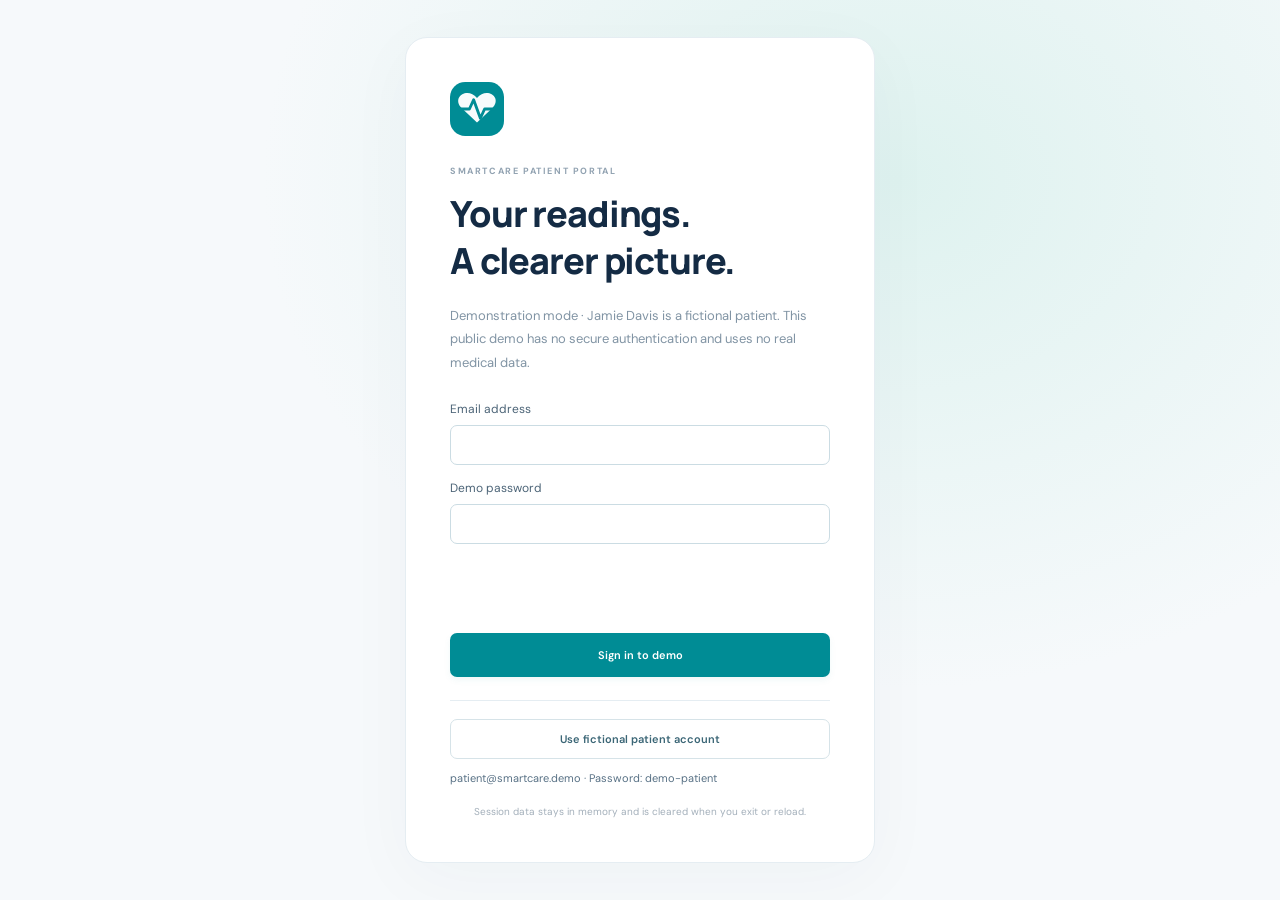
<file: frontend/patient/index.html>
<!doctype html>
<html lang="en">
<head>
  <meta charset="UTF-8">
  <meta name="viewport" content="width=device-width, initial-scale=1">
  <meta name="theme-color" content="#008c95">
  <meta name="description" content="SmartCare patient dashboard prototype. Live demonstration readings, history, alerts and device status.">
  <title>SmartCare · Patient portal</title>
  <link rel="icon" href="./icon.svg" type="image/svg+xml">
  <link rel="apple-touch-icon" href="./icon-192.png">
  <meta name="apple-mobile-web-app-title" content="Patient">
  <link rel="manifest" href="./manifest.webmanifest">
  <link rel="stylesheet" href="./styles.css">
  <link rel="stylesheet" href="../shared/forms.css">
  <script type="module" src="./app.js"></script>
</head>
<body>
  <div id="connectivity-notice" class="connection-notice" role="status" hidden></div>
  <a class="skip-link" href="#main-content">Skip to content</a>
  <svg class="icon-definitions" aria-hidden="true" xmlns="http://www.w3.org/2000/svg">
    <symbol id="i-heart" viewBox="0 0 24 24"><path d="M20.8 4.6a5.4 5.4 0 0 0-7.6 0L12 5.8l-1.2-1.2a5.4 5.4 0 0 0-7.6 7.6L12 21l8.8-8.8a5.4 5.4 0 0 0 0-7.6Z"/></symbol>
    <symbol id="i-grid" viewBox="0 0 24 24"><rect x="3" y="3" width="7" height="7" rx="1.4"/><rect x="14" y="3" width="7" height="7" rx="1.4"/><rect x="3" y="14" width="7" height="7" rx="1.4"/><rect x="14" y="14" width="7" height="7" rx="1.4"/></symbol>
    <symbol id="i-clock" viewBox="0 0 24 24"><circle cx="12" cy="12" r="9"/><path d="M12 7v5l3 2"/></symbol>
    <symbol id="i-bell" viewBox="0 0 24 24"><path d="M18 8a6 6 0 0 0-12 0c0 7-3 7-3 9h18c0-2-3-2-3-9M10 21h4"/></symbol>
    <symbol id="i-device" viewBox="0 0 24 24"><rect x="5" y="5" width="14" height="14" rx="3"/><path d="M9 2v3m6-3v3M9 19v3m6-3v3M2 9h3m-3 6h3m14-6h3m-3 6h3M9 12h2l1-2 2 4 1-2"/></symbol>
    <symbol id="i-drop" viewBox="0 0 24 24"><path d="M12 2S4 11 4 15a8 8 0 0 0 16 0c0-4-8-13-8-13Z"/><path d="M8 15a4 4 0 0 0 4 4"/></symbol>
    <symbol id="i-signal" viewBox="0 0 24 24"><path d="M4 18v2m5-7v7m5-12v12m5-17v17" stroke-width="3"/></symbol>
    <symbol id="i-arrow" viewBox="0 0 24 24"><path d="m9 5 7 7-7 7"/></symbol>
    <symbol id="i-download" viewBox="0 0 24 24"><path d="M12 3v12m-4-4 4 4 4-4M4 15v5h16v-5"/></symbol>
    <symbol id="i-logout" viewBox="0 0 24 24"><path d="M10 3H4v18h6m-1-9h12m-4-4 4 4-4 4"/></symbol>
    <symbol id="i-check" viewBox="0 0 24 24"><path d="m5 12 4 4L20 5"/></symbol>
    <symbol id="i-refresh" viewBox="0 0 24 24"><path d="M20 7v5h-5M4 17v-5h5"/><path d="M6 6a8 8 0 0 1 13 3M5 15a8 8 0 0 0 13 3"/></symbol>
    <symbol id="i-info" viewBox="0 0 24 24"><circle cx="12" cy="12" r="9"/><path d="M12 11v6m0-10v.1"/></symbol>
    <symbol id="i-wifi" viewBox="0 0 24 24"><path d="M3 8a15 15 0 0 1 18 0M6 12a10 10 0 0 1 12 0m-9 4a5 5 0 0 1 6 0m-3 4v.1"/></symbol>
    <symbol id="i-close" viewBox="0 0 24 24"><path d="m6 6 12 12M6 18 18 6"/></symbol>
    <symbol id="i-pause" viewBox="0 0 24 24"><path d="M9 5v14M15 5v14"/></symbol>
    <symbol id="i-play" viewBox="0 0 24 24"><path d="m8 4 12 8-12 8Z"/></symbol>
  </svg>
  <div class="app-shell" id="app-shell" hidden>
    <aside class="sidebar" aria-label="Main navigation">
      <a class="brand" href="#dashboard" aria-label="SmartCare dashboard"><img src="./icon.svg" alt="" width="35" height="35"><span>SmartCare<span class="brand-dot">.</span></span></a>
      <div class="portal-label">PATIENT PORTAL</div>
      <nav class="navigation">
        <a href="#dashboard" data-route="dashboard"><svg class="icon"><use href="#i-grid"/></svg><span>Dashboard</span></a>
        <a href="#history" data-route="history"><svg class="icon"><use href="#i-clock"/></svg><span>History</span></a>
        <a href="#alerts" data-route="alerts"><svg class="icon"><use href="#i-bell"/></svg><span>Alerts</span><span id="nav-alert-count" class="nav-count" hidden>0</span></a>
        <a href="#device" data-route="device"><svg class="icon"><use href="#i-device"/></svg><span>Device</span></a>
      </nav>
      <div class="sidebar-bottom">
        <div class="sidebar-note"><span class="live-dot"></span><span>Demo workspace<br><small>No real patient data</small></span></div>
        <button class="logout" id="logout"><svg class="icon"><use href="#i-logout"/></svg>Exit demo</button>
        <div class="profile"><span class="avatar">JD</span><div><strong>Jamie Davis</strong><small>Demo patient · SC-001</small></div></div>
      </div>
    </aside>
    <div class="main-column">
      <header class="topbar"><div class="breadcrumb">Patient portal <span>/</span> <strong id="breadcrumb-current">Overview</strong></div><div class="topbar-actions"><button class="button button-outline mobile-exit" id="mobile-logout">Exit demo</button><span class="demo-label"><span></span> DEMO MODE</span><button class="icon-button" id="alerts-shortcut" aria-label="Open alerts"><svg class="icon"><use href="#i-bell"/></svg><span class="notification-dot" id="notification-dot" hidden></span></button><span class="avatar small-avatar" aria-label="Jamie Davis, demo patient">JD</span></div></header>
      <main id="main-content" tabindex="-1">
        <div class="page-heading"><div><div class="eyebrow" id="page-eyebrow">YOUR DAILY OVERVIEW</div><h1 id="page-title">My dashboard</h1><p id="page-description">Your latest readings, all in one place.</p></div><div class="heading-tools"><span class="date-label" id="current-date"></span><button class="button button-subtle" id="stream-toggle" aria-pressed="false"><svg class="icon"><use href="#i-pause"/></svg><span>Pause demo</span></button></div></div>
        <div class="notice" id="status-notice" role="status" hidden></div>
        <section id="view-dashboard" class="view" aria-label="Dashboard">
          <div class="reading-meta"><span class="live-status" id="live-label"><span class="live-dot"></span>Live readings</span><span id="last-update">Updated just now</span></div>
          <div class="metric-grid">
            <article class="metric-card"><div class="metric-top"><span class="metric-icon heart-icon"><svg class="icon"><use href="#i-heart"/></svg></span><span>Heart rate</span><span class="metric-unit">BPM</span></div><div class="metric-value"><strong id="heart-value">78</strong><span>bpm</span><svg class="sparkline rose-line" viewBox="0 0 112 38" aria-hidden="true"><path d="M0 24 8 23 14 27 22 21 30 22 38 16 45 20 52 17 59 24 66 19 74 21 82 11 90 17 99 14 106 18 112 14"/></svg></div><div class="metric-footer"><span class="tiny-dot rose-dot"></span>Latest valid reading</div></article>
            <article class="metric-card"><div class="metric-top"><span class="metric-icon oxygen-icon"><svg class="icon"><use href="#i-drop"/></svg></span><span>Blood oxygen</span><span class="metric-unit">SpO₂</span></div><div class="metric-value"><strong id="oxygen-value">97</strong><span>%</span><svg class="sparkline blue-line" viewBox="0 0 112 38" aria-hidden="true"><path d="M0 22 12 22 20 17 30 17 39 20 48 20 58 14 68 14 78 18 88 18 99 13 112 13"/></svg></div><div class="metric-footer"><span class="tiny-dot blue-dot"></span>Latest valid reading</div></article>
            <article class="metric-card"><div class="metric-top"><span class="metric-icon quality-icon"><svg class="icon"><use href="#i-signal"/></svg></span><span>Signal quality</span></div><div class="quality-value"><strong id="quality-value">Good</strong><span class="quality-bars" aria-hidden="true"><i></i><i></i><i></i><i></i><i></i></span></div><div class="metric-footer" id="quality-description"><span class="tiny-dot green-dot"></span>Clear signal from your device</div></article>
          </div>
          <div class="dashboard-grid">
            <article class="panel chart-panel"><div class="panel-header"><div><h2 id="chart-title">Heart rate over time</h2><p id="chart-subtitle">A closer look at your recent readings.</p></div><div class="segmented" aria-label="Chart time range"><button data-range="15" class="selected" aria-pressed="true">15 min</button><button data-range="60" aria-pressed="false">1 hour</button><button data-range="today" aria-pressed="false">Today</button></div></div><div class="chart-metric-tabs" aria-label="Measurement displayed"><button class="chart-tab selected" data-metric="hr" aria-pressed="true"><span class="tiny-dot teal-dot"></span>Heart rate</button><button class="chart-tab" data-metric="spo2" aria-pressed="false"><span class="tiny-dot blue-dot"></span>Blood oxygen</button><span class="chart-unit" id="chart-unit">bpm</span></div><div class="chart-container"><svg id="reading-chart" viewBox="0 0 700 284" role="img" aria-labelledby="chart-title chart-summary"></svg><div id="chart-tooltip" class="chart-tooltip" hidden></div></div><div class="chart-bottom"><p id="chart-summary">Illustrative demo readings. Missing samples appear as gaps.</p><span class="source-label">DEMO STREAM</span></div></article>
            <div class="right-column"><article class="panel device-panel"><div class="panel-header compact"><h2><svg class="icon"><use href="#i-device"/></svg>Connected device</h2><a class="icon-button" href="#device" aria-label="View device details"><svg class="icon"><use href="#i-arrow"/></svg></a></div><div class="device-identity"><span class="device-illustration"><svg class="icon"><use href="#i-device"/></svg></span><div><strong>SmartCare sensor</strong><span class="device-connection" id="device-connection"><span class="tiny-dot green-dot"></span>Connected</span></div></div><dl class="device-details"><div><dt><svg class="icon"><use href="#i-device"/></svg>Device ID</dt><dd>SC-DEMO-001</dd></div><div><dt><svg class="icon"><use href="#i-signal"/></svg>Signal quality</dt><dd id="device-quality">Good</dd></div><div><dt><svg class="icon"><use href="#i-refresh"/></svg>Last received</dt><dd id="device-last-received">Just now</dd></div></dl></article>
              <article class="panel alerts-panel"><div class="panel-header compact"><h2><svg class="icon"><use href="#i-bell"/></svg>Recent alerts</h2><a href="#alerts" class="text-link">View all</a></div><div id="recent-alert-content" class="empty-alert"><span class="check-circle"><svg class="icon"><use href="#i-check"/></svg></span><strong>No new alerts</strong><p>New alerts from your care team<br>will appear here.</p></div><div class="quick-actions"><a class="button button-outline" href="#history">View history</a><button class="button button-primary" data-export><svg class="icon"><use href="#i-download"/></svg>Export CSV</button></div></article>
            </div>
          </div>
          <div class="demo-footnote"><svg class="icon"><use href="#i-info"/></svg><span>This is a prototype with simulated readings. It does not provide a medical diagnosis.</span></div>
        </section>
        <section id="view-history" class="view" aria-label="Measurement history" hidden><article class="panel"><div class="panel-header"><div><h2>Measurement history</h2><p>Browse and export the readings in this demo session.</p></div><button class="button button-primary" data-export><svg class="icon"><use href="#i-download"/></svg>Export CSV</button></div><div class="table-toolbar"><label>Time range <select id="history-range"><option value="15">Last 15 minutes</option><option value="60">Last hour</option><option value="today">Today</option><option value="all" selected>All demo readings</option></select></label><label>Signal quality <select id="history-quality"><option value="all">All readings</option><option value="good">Good signal</option><option value="invalid">Invalid signal</option></select></label><span id="history-total" class="muted"></span></div><div class="table-scroll"><table><thead><tr><th scope="col">Date & time</th><th scope="col">Heart rate</th><th scope="col">Blood oxygen</th><th scope="col">Signal quality</th><th scope="col">Source</th></tr></thead><tbody id="history-body"></tbody></table></div><div class="pagination"><span id="page-label"></span><div><button class="button button-outline" id="previous-page">Previous</button><button class="button button-outline" id="next-page">Next</button></div></div></article></section>
        <section id="view-alerts" class="view" aria-label="Patient alerts" hidden><article class="panel"><div class="panel-header"><div><h2>Your alerts</h2><p>Review alerts and the reason they were created.</p></div><button class="button button-outline" id="demo-alert"><svg class="icon"><use href="#i-bell"/></svg>Preview an alert</button></div><div id="alert-list" class="alert-list"></div></article><p class="section-note">Demonstration alerts are created manually here. In the connected app, the backend will create and manage alert episodes.</p></section>
        <section id="view-device" class="view" aria-label="Device settings" hidden><div class="device-page-grid"><article class="panel"><div class="panel-header"><div><h2>SmartCare sensor</h2><p>Your demonstration device.</p></div><span class="status-chip" id="device-page-status">Connected</span></div><div class="device-large"><svg class="icon"><use href="#i-device"/></svg><div><strong>ESP32 + MAX30102</strong><p>Heart rate and blood oxygen sensor</p></div></div><dl class="full-details"><div><dt>Device identifier</dt><dd>SC-DEMO-001</dd></div><div><dt>Assigned patient</dt><dd>Jamie Davis · Demo account</dd></div><div><dt>Data source</dt><dd>Browser simulation</dd></div><div><dt>Update interval</dt><dd>1 second</dd></div><div><dt>Model service</dt><dd>Not connected</dd></div></dl></article><article class="panel demo-controls"><div class="panel-header"><div><h2>Try the interface</h2><p>Preview the states your app needs to handle.</p></div><svg class="icon"><use href="#i-info"/></svg></div><button class="scenario" data-scenario="normal"><span class="scenario-icon"><svg class="icon"><use href="#i-check"/></svg></span><span><strong>Good signal</strong><small>Resume simulated readings.</small></span><svg class="icon"><use href="#i-arrow"/></svg></button><button class="scenario" data-scenario="poor"><span class="scenario-icon amber"><svg class="icon"><use href="#i-signal"/></svg></span><span><strong>Poor signal</strong><small>Mark new readings as invalid; show chart gaps.</small></span><svg class="icon"><use href="#i-arrow"/></svg></button><button class="scenario" data-scenario="offline"><span class="scenario-icon slate"><svg class="icon"><use href="#i-wifi"/></svg></span><span><strong>Disconnected device</strong><small>Preview data older than 30 seconds.</small></span><svg class="icon"><use href="#i-arrow"/></svg></button><button class="scenario" data-scenario="empty"><span><strong>Empty readings</strong><small>Preview this demonstration state. Reload demo data to recover.</small></span></button><button class="scenario" data-scenario="error"><span><strong>Data loading error</strong><small>Preview this demonstration state. Reload demo data to recover.</small></span></button><button class="scenario" data-scenario="loading"><span><strong>Loading readings</strong><small>Preview this demonstration state. Reload demo data to recover.</small></span></button><div class="inline-note">These controls affect demo data only. They do not operate a real sensor.</div></article></div></section>
        <footer class="page-footer"><span>SmartCare <span class="footer-separator">/</span> A little clarity, every day.</span><span>Patient portal · Prototype v1.0</span></footer>
      </main>
    </div>
  </div>
  <section class="welcome-screen" id="welcome-screen"><div class="welcome-card">
    <img src="./icon.svg" width="54" height="54" alt="">
    <div class="eyebrow">SMARTCARE PATIENT PORTAL</div><h1>Your readings.<br>A clearer picture.</h1>
    <p>Demonstration mode · Jamie Davis is a fictional patient. This public demo has no secure authentication and uses no real medical data.</p>
    <form id="login-form" class="login-form">
      <label>Email address<input id="login-email" type="email" required maxlength="120" autocomplete="username"></label>
      <label>Demo password<input id="login-password" type="password" required maxlength="100" autocomplete="current-password"></label>
      <p id="login-error" class="form-message" role="status" aria-live="polite"></p>
      <button class="button button-primary" id="login-submit">Sign in to demo</button>
    </form>
    <div class="demo-access"><button class="button button-outline" id="enter-demo">Use fictional patient account</button>
    <small>patient@smartcare.demo · Password: demo-patient</small></div>
    <small>Session data stays in memory and is cleared when you exit or reload.</small>
  </div></section>
  <dialog id="alert-dialog"><div class="dialog-heading"><h2>Alert details</h2><button class="icon-button" id="close-dialog" aria-label="Close alert details"><svg class="icon"><use href="#i-close"/></svg></button></div><div id="alert-dialog-content"></div><button class="button button-primary" id="dialog-done">Done</button></dialog>
  <div class="toast" id="toast" role="status" hidden></div>
</body>
</html>
</file>
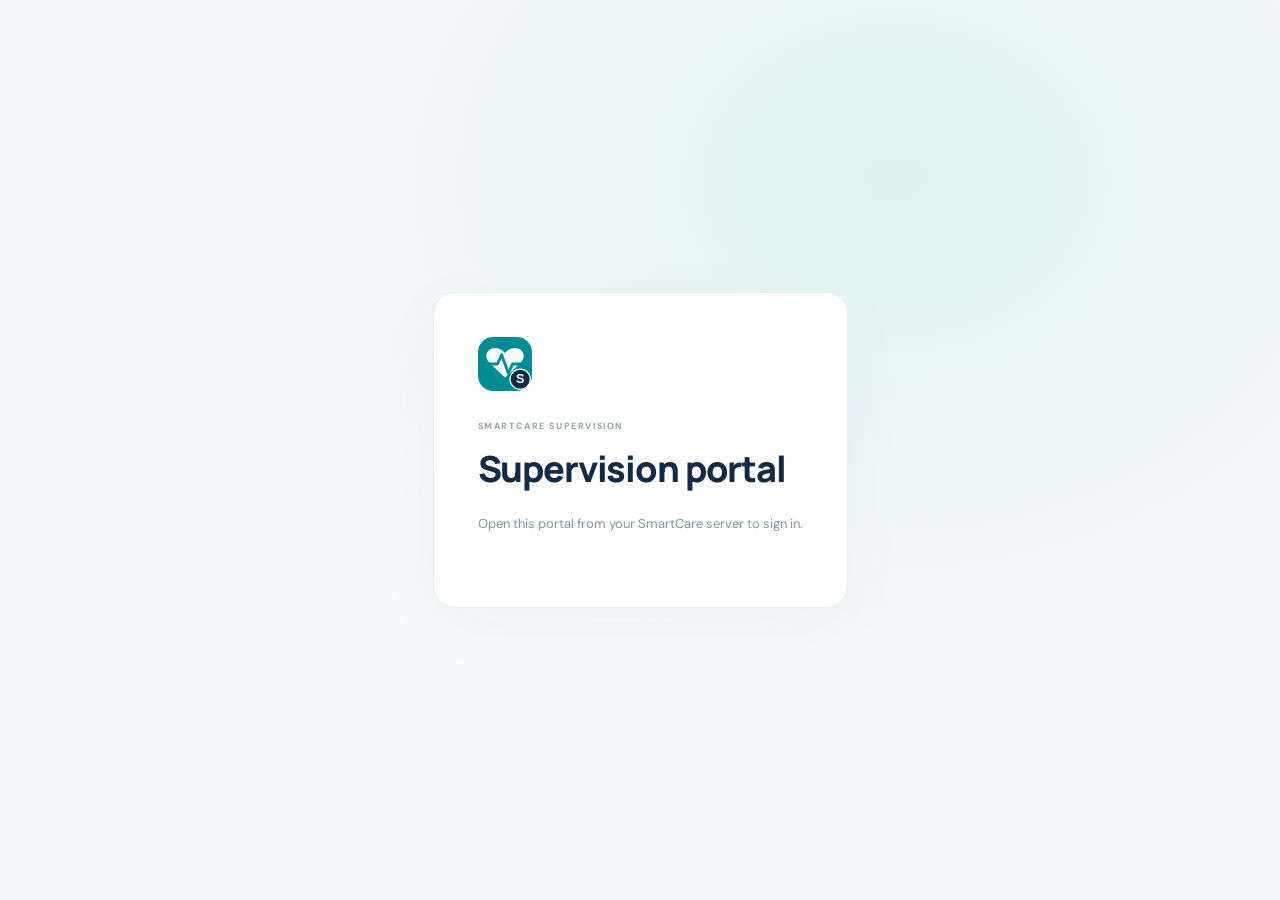
<file: frontends/backoffice/index.html>
<!doctype html>
<html lang="en">
<head>
  <meta charset="utf-8">
  <meta name="viewport" content="width=device-width,initial-scale=1">
  <meta name="theme-color" content="#008c95">
  <meta name="description" content="SmartCare supervision for assigned patients, measurements and rule alerts.">
  <title>SmartCare · Supervision</title>
  <link rel="icon" href="./icon.svg" type="image/svg+xml">
  <link rel="apple-touch-icon" href="./icon-192.png">
  <meta name="apple-mobile-web-app-title" content="Supervision">
  <link rel="manifest" href="./manifest.webmanifest">
  <link rel="stylesheet" href="../frontoffice/styles.css">
  <link rel="stylesheet" href="../shared/forms.css">
  <link rel="stylesheet" href="./styles.css">
  <script type="module" src="../shared/portal.mjs" data-portal="backoffice"></script>
</head>
<body>
  <div id="connectivity-notice" class="connection-notice" role="status" hidden></div>
  <a class="skip-link" href="#main-content">Skip to content</a>
  <section class="welcome-screen" id="login-screen">
    <div class="welcome-card">
      <img src="./icon.svg" width="54" height="54" alt="">
      <div class="eyebrow">SMARTCARE SUPERVISION</div>
      <h1>Supervision portal</h1>
      <p>Sign in to open your assigned care workspace.</p>
      <form id="login-form" class="login-form" method="post">
        <label>Email address<input type="email" name="email" required maxlength="120" autocomplete="username"></label>
        <label>Password<input type="password" name="password" required maxlength="100" autocomplete="current-password"></label>
        <p id="login-message" class="form-message" role="status"></p>
        <button class="button button-primary" id="login-submit">Sign in</button>
      </form>
    </div>
  </section>
  <div class="app-shell" id="workspace" hidden>
    <aside class="sidebar" aria-label="Main navigation">
      <a class="brand" id="workspace-brand" href="#patients"><img src="./icon.svg" alt="" width="35" height="35"><span>SmartCare<span class="brand-dot">.</span></span></a>
      <div class="portal-label" id="portal-label">PROFESSIONAL PORTAL</div>
      <nav class="navigation" id="navigation"></nav>
      <div class="sidebar-bottom">
        <div class="sidebar-note"><span class="live-dot"></span><span>Care workspace</span></div>
        <button class="logout" data-logout>Sign out</button>
        <div class="profile"><span class="avatar" id="profile-initials"></span><div><strong id="profile-name"></strong><small id="profile-role"></small></div></div>
      </div>
    </aside>
    <div class="main-column">
      <header class="topbar">
        <div class="breadcrumb">Supervision <span>/</span><strong id="breadcrumb">Patients</strong></div>
        <div class="topbar-actions"><button class="button button-outline" data-logout>Sign out</button></div>
      </header>
      <main id="main-content" tabindex="-1">
        <div class="page-heading"><div><div class="eyebrow" id="page-eyebrow">YOUR CARE WORKSPACE</div><h1 id="page-title">Assigned patients</h1><p id="page-description"></p></div><span class="date-label" id="current-date"></span></div>
        <div id="view" aria-live="polite"></div>
        <footer class="page-footer"><span>SmartCare</span><span>Supervision portal</span></footer>
      </main>
    </div>
  </div>
  <div id="toast" class="toast" role="status" hidden></div>
</body>
</html>
</file>
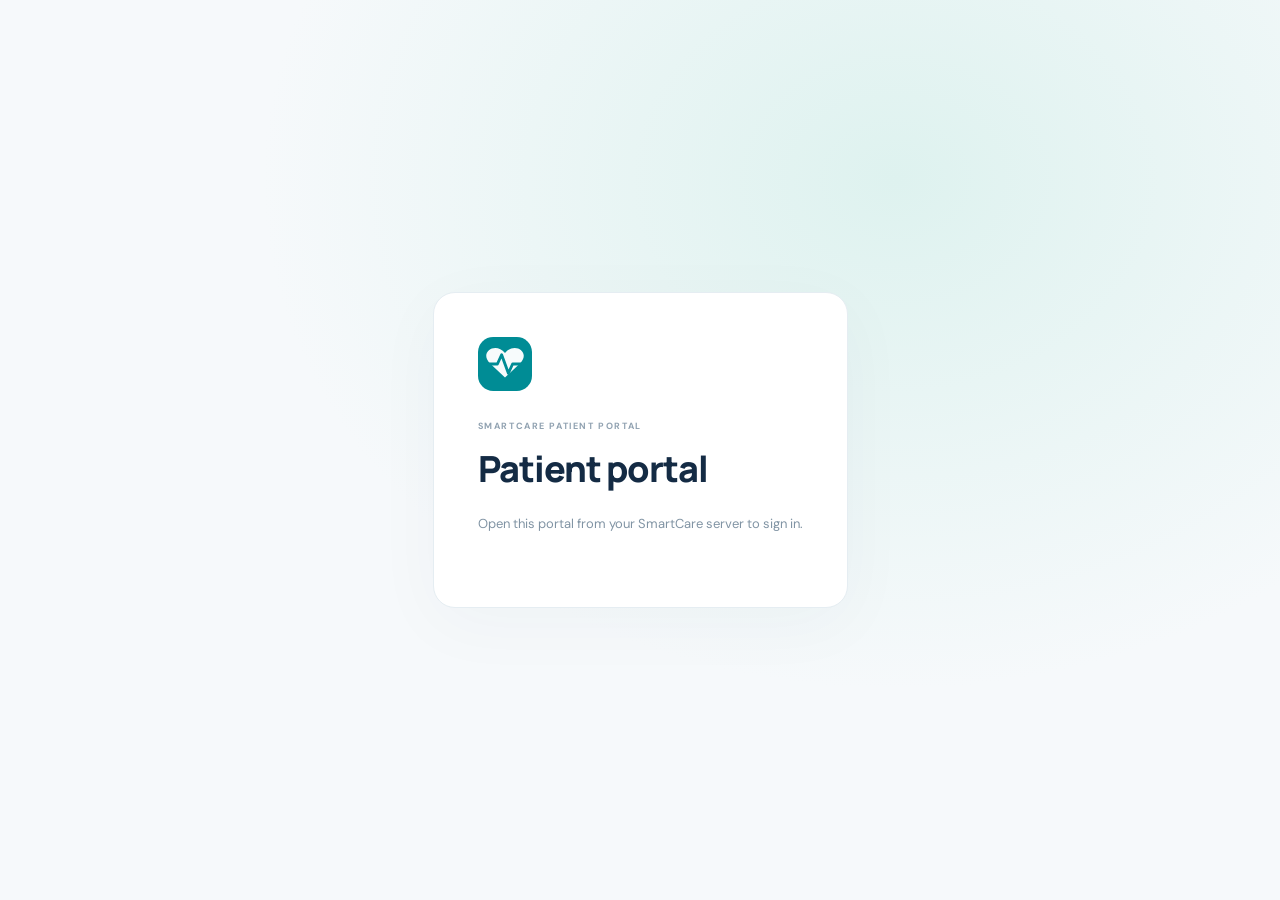
<file: frontends/frontoffice/index.html>
<!doctype html>
<html lang="en">
<head>
  <meta charset="UTF-8">
  <meta name="viewport" content="width=device-width, initial-scale=1">
  <meta name="theme-color" content="#008c95">
  <meta name="description" content="SmartCare patient portal for your measurements, history, alerts and devices.">
  <title>SmartCare · Patient portal</title>
  <link rel="icon" href="./icon.svg" type="image/svg+xml">
  <link rel="apple-touch-icon" href="./icon-192.png">
  <meta name="apple-mobile-web-app-title" content="Patient">
  <link rel="manifest" href="./manifest.webmanifest">
  <link rel="stylesheet" href="./styles.css">
  <link rel="stylesheet" href="../shared/forms.css">
  <script type="module" src="./portal.mjs" data-portal="frontoffice"></script>
</head>
<body>
  <div id="connectivity-notice" class="connection-notice" role="status" hidden></div>
  <a class="skip-link" href="#main-content">Skip to content</a>
  <svg class="icon-definitions" aria-hidden="true" xmlns="http://www.w3.org/2000/svg">
    <symbol id="i-heart" viewBox="0 0 24 24"><path d="M20.8 4.6a5.4 5.4 0 0 0-7.6 0L12 5.8l-1.2-1.2a5.4 5.4 0 0 0-7.6 7.6L12 21l8.8-8.8a5.4 5.4 0 0 0 0-7.6Z"/></symbol>
    <symbol id="i-grid" viewBox="0 0 24 24"><rect x="3" y="3" width="7" height="7" rx="1.4"/><rect x="14" y="3" width="7" height="7" rx="1.4"/><rect x="3" y="14" width="7" height="7" rx="1.4"/><rect x="14" y="14" width="7" height="7" rx="1.4"/></symbol>
    <symbol id="i-clock" viewBox="0 0 24 24"><circle cx="12" cy="12" r="9"/><path d="M12 7v5l3 2"/></symbol>
    <symbol id="i-bell" viewBox="0 0 24 24"><path d="M18 8a6 6 0 0 0-12 0c0 7-3 7-3 9h18c0-2-3-2-3-9M10 21h4"/></symbol>
    <symbol id="i-device" viewBox="0 0 24 24"><rect x="5" y="5" width="14" height="14" rx="3"/><path d="M9 2v3m6-3v3M9 19v3m6-3v3M2 9h3m-3 6h3m14-6h3m-3 6h3M9 12h2l1-2 2 4 1-2"/></symbol>
    <symbol id="i-drop" viewBox="0 0 24 24"><path d="M12 2S4 11 4 15a8 8 0 0 0 16 0c0-4-8-13-8-13Z"/><path d="M8 15a4 4 0 0 0 4 4"/></symbol>
    <symbol id="i-signal" viewBox="0 0 24 24"><path d="M4 18v2m5-7v7m5-12v12m5-17v17" stroke-width="3"/></symbol>
    <symbol id="i-arrow" viewBox="0 0 24 24"><path d="m9 5 7 7-7 7"/></symbol>
    <symbol id="i-download" viewBox="0 0 24 24"><path d="M12 3v12m-4-4 4 4 4-4M4 15v5h16v-5"/></symbol>
    <symbol id="i-logout" viewBox="0 0 24 24"><path d="M10 3H4v18h6m-1-9h12m-4-4 4 4-4 4"/></symbol>
    <symbol id="i-check" viewBox="0 0 24 24"><path d="m5 12 4 4L20 5"/></symbol>
    <symbol id="i-refresh" viewBox="0 0 24 24"><path d="M20 7v5h-5M4 17v-5h5"/><path d="M6 6a8 8 0 0 1 13 3M5 15a8 8 0 0 0 13 3"/></symbol>
    <symbol id="i-info" viewBox="0 0 24 24"><circle cx="12" cy="12" r="9"/><path d="M12 11v6m0-10v.1"/></symbol>
    <symbol id="i-wifi" viewBox="0 0 24 24"><path d="M3 8a15 15 0 0 1 18 0M6 12a10 10 0 0 1 12 0m-9 4a5 5 0 0 1 6 0m-3 4v.1"/></symbol>
    <symbol id="i-close" viewBox="0 0 24 24"><path d="m6 6 12 12M6 18 18 6"/></symbol>
    <symbol id="i-pause" viewBox="0 0 24 24"><path d="M9 5v14M15 5v14"/></symbol>
    <symbol id="i-play" viewBox="0 0 24 24"><path d="m8 4 12 8-12 8Z"/></symbol>
  </svg>
  <div class="app-shell" id="app-shell" hidden>
    <aside class="sidebar" aria-label="Main navigation">
      <a class="brand" href="#dashboard" aria-label="SmartCare patient portal"><img src="./icon.svg" alt="" width="35" height="35"><span>SmartCare<span class="brand-dot">.</span></span></a>
      <div class="portal-label">PATIENT PORTAL</div>
      <nav class="navigation">
        <a href="#dashboard" data-route="dashboard"><svg class="icon"><use href="#i-grid"/></svg><span>Tableau de bord</span></a>
        <a href="#history" data-route="history"><svg class="icon"><use href="#i-clock"/></svg><span>Tout l’historique</span></a>
        <a href="#alerts" data-route="alerts"><svg class="icon"><use href="#i-bell"/></svg><span>Alerts</span><span id="nav-alert-count" class="nav-count" hidden>0</span></a>
        <a href="#device" data-route="device"><svg class="icon"><use href="#i-device"/></svg><span>Device</span></a>
      </nav>
      <div class="sidebar-bottom">
        <div class="sidebar-note"><span class="live-dot"></span><span>Patient workspace</span></div>
        <button class="logout" id="logout"><svg class="icon"><use href="#i-logout"/></svg>Sign out</button>
        <div class="profile"><span class="avatar"></span><div><strong></strong><small>Patient</small></div></div>
      </div>
    </aside>
    <div class="main-column">
      <header class="topbar"><div class="breadcrumb">Patient portal <span>/</span> <strong id="breadcrumb-current">History</strong></div><div class="topbar-actions"><button class="button button-outline mobile-exit" id="mobile-logout">Sign out</button><span class="avatar small-avatar" ></span></div></header>
      <main id="main-content" tabindex="-1">
        <div class="page-heading"><div><div class="eyebrow" id="page-eyebrow">PATIENT PORTAL</div><h1 id="page-title">Reading history</h1><p id="page-description">Your heart rate and blood oxygen over time.</p></div></div>
        <div class="notice" id="status-notice" role="status" hidden></div>
        <section id="view-dashboard" class="view dashboard-live" aria-label="Tableau de bord" hidden></section>
        <section id="view-history" class="view" aria-label="Measurement history" hidden>
          <article class="panel">
            <div class="panel-header">
              <div><h2>Measurement history</h2><p>Heart rate in bpm and blood oxygen in %. Oldest to newest.</p></div>
              <div class="history-actions">
                <button class="button button-outline" id="history-refresh">Reload measurements</button>
                <button class="button button-primary" data-export disabled><svg class="icon"><use href="#i-download"/></svg>Export CSV</button>
              </div>
            </div>
            <p id="history-origin" class="history-origin"></p>
            <div id="history-feedback" class="history-feedback" role="status" aria-live="polite">
              <p id="history-message"></p>
              <button class="button button-outline" id="history-retry" hidden>Retry</button>
            </div>
            <div id="history-content" hidden>
              <div class="table-toolbar">
                <label>Time range <select id="history-range"><option value="15">Last 15 minutes</option><option value="60">Last hour</option><option value="today">Today</option><option value="all" selected>Tout l’historique</option></select></label>
                <label>Signal quality <select id="history-quality"><option value="all">All readings</option><option value="good">Good signal</option><option value="invalid">Invalid signal</option></select></label>
                <span id="history-total" class="muted"></span>
              </div>
              <div class="history-graphs">
                <section aria-labelledby="history-heart-title"><h3 id="history-heart-title">Heart rate &middot; bpm</h3><div data-history-chart="hr"></div></section>
                <section aria-labelledby="history-oxygen-title"><h3 id="history-oxygen-title">Blood oxygen &middot; %</h3><div data-history-chart="spo2"></div></section>
              </div>
              <div class="table-scroll"><table><thead><tr><th scope="col">Date &amp; time</th><th scope="col">Heart rate</th><th scope="col">Blood oxygen</th><th scope="col">Signal quality</th><th scope="col">Source</th></tr></thead><tbody id="history-body"></tbody></table></div>
              <div class="pagination"><span id="page-label"></span><div><button class="button button-outline" id="previous-page">Previous</button><button class="button button-outline" id="next-page">Next</button></div></div>
            </div>
          </article>
        </section>
        <section id="view-alerts" class="view" aria-label="Patient alerts" hidden></section>
        <section id="view-device" class="view" aria-label="Assigned devices" hidden></section>
        <footer class="page-footer"><span>SmartCare <span class="footer-separator">/</span> </span><span>Patient portal · Prototype v1.0</span></footer>
      </main>
    </div>
  </div>
  <section class="welcome-screen" id="welcome-screen"><div class="welcome-card">
    <img src="./icon.svg" width="54" height="54" alt="">
    <div class="eyebrow">SMARTCARE PATIENT PORTAL</div><h1>Patient portal</h1>
    <p>Sign in to see your measurements and alerts.</p>
    <form id="login-form" class="login-form" method="post">
      <label>Email address<input id="login-email" name="email" type="email" required maxlength="120" autocomplete="username"></label>
      <label>Password<input id="login-password" name="password" type="password" required maxlength="100" autocomplete="current-password"></label>
      <p id="login-error" class="form-message" role="status" aria-live="polite"></p>
      <button class="button button-primary" id="login-submit">Sign in</button>
    </form>
    <button type="button" class="button button-outline" id="show-signup">Sign up</button>
    <form id="signup-form" class="login-form" method="post" hidden>
      <label>Full name<input name="name" required minlength="2" maxlength="100" autocomplete="name"></label>
      <label>Email address<input type="email" name="email" required maxlength="120" autocomplete="email"></label>
      <label>Password<input type="password" name="password" required minlength="10" maxlength="100" autocomplete="new-password"></label>
      <label>Confirm password<input type="password" name="confirmPassword" required minlength="10" maxlength="100" autocomplete="new-password"></label>
      <p class="form-message" role="status" aria-live="polite"></p>
      <button class="button button-primary" type="submit">Create patient account</button>
      <button class="button button-outline" type="button" data-back-to-login>Back to sign in</button>
    </form>
  </div></section>
  <div class="toast" id="toast" role="status" hidden></div>
</body>
</html>
</file>
<file: frontend/patient/styles.css>
@import url('https://fonts.googleapis.com/css2?family=DM+Sans:wght@400;450;500;550;600;650;700&family=Manrope:wght@400;500;600;650;700;750;800&display=swap');
:root{--teal:#008c95;--teal-dark:#00727c;--navy:#142b44;--muted:#7a8a9c;--border:#e5edf2;--bg:#f6f9fb;--green:#21ad7b;--radius:14px;font-family:'DM Sans',-apple-system,BlinkMacSystemFont,'Segoe UI',sans-serif;color:var(--navy);background:var(--bg);font-size:14px;font-synthesis:none}*{box-sizing:border-box}body{margin:0}button,a,input,select{-webkit-tap-highlight-color:transparent}button,input,select{font:inherit}button,a{touch-action:manipulation}button{cursor:pointer}a{color:inherit;text-decoration:none}button:disabled{cursor:default;opacity:.4}button:focus-visible,a:focus-visible,select:focus-visible{outline:3px solid #52c2c7;outline-offset:4px}[hidden]{display:none!important}.icon-definitions{position:absolute;width:0;height:0;overflow:hidden}.icon{width:21px;height:21px;fill:none;stroke:currentColor;stroke-width:1.7;stroke-linecap:round;stroke-linejoin:round;flex-shrink:0}.app-shell{display:flex;min-height:100vh}.sidebar{width:224px;position:fixed;inset:0 auto 0 0;border-right:1px solid var(--border);background:#fff;padding:32px 18px 0;display:flex;flex-direction:column;z-index:20}.brand{display:flex;align-items:center;gap:9px;padding:0 10px;font-family:Manrope,sans-serif;font-size:23px;font-weight:800;letter-spacing:-1px}.brand-dot{color:var(--teal)}.portal-label{font-size:9px;font-weight:700;letter-spacing:1.8px;color:#95a3b2;margin:36px 16px 16px}.navigation{display:grid;gap:9px}.navigation a{position:relative;display:flex;align-items:center;gap:13px;padding:15px 17px;border-radius:7px;color:#697b8f;font-weight:500;font-size:13px;min-height:48px}.navigation a:hover{background:#f5f9fa}.navigation a.active{color:var(--teal-dark);background:#e9f7f7;font-weight:700}.navigation a.active:before{content:'';position:absolute;left:0;top:13px;bottom:13px;width:3px;background:var(--teal);border-radius:3px}.navigation a.active use[href='#i-grid']{fill:currentColor;stroke-width:.5}.nav-count{margin-left:auto;background:#d5efee;padding:2px 6px;border-radius:5px;font-size:10px}.sidebar-bottom{margin-top:auto}.sidebar-note{border:1px solid var(--border);border-radius:9px;display:flex;gap:9px;font-size:11px;margin:30px 7px 22px;padding:13px 10px;line-height:1.7}.sidebar-note .live-dot{margin-top:6px}.sidebar-note small{font-size:10px;color:var(--muted)}.logout{display:flex;align-items:center;gap:13px;border:0;background:none;color:#718195;margin:0 0 24px 16px;font-size:12px}.profile{display:flex;align-items:center;gap:9px;margin:0 -18px;padding:19px 22px;border-top:1px solid var(--border)}.profile strong{font-size:11px;font-weight:650;display:block}.profile small{font-size:9px;display:block;margin-top:5px;color:var(--muted)}.avatar{width:33px;height:33px;border-radius:50%;background:#e5f1ed;color:#4c7a6a;display:grid;place-items:center;font-size:10px;font-weight:700;flex-shrink:0}.main-column{margin-left:224px;min-width:0;flex:1}.topbar{height:74px;padding:0 42px;background:#fff;border-bottom:1px solid var(--border);display:flex;align-items:center;justify-content:space-between}.breadcrumb{color:#97a2af;font-size:11px;display:flex;gap:13px;align-items:center}.breadcrumb span{color:#ced7df}.breadcrumb strong{color:#4b6074;font-weight:500}.topbar-actions{display:flex;gap:23px;align-items:center}.demo-label{display:flex;align-items:center;gap:6px;color:#85939f;font-size:9px;letter-spacing:1.25px;font-weight:700}.demo-label>span{width:5px;height:5px;background:var(--teal);border-radius:50%}.icon-button{position:relative;border:0;background:transparent;display:inline-flex;align-items:center;justify-content:center;width:35px;height:35px;border-radius:8px;color:#7c8d9c}.icon-button:hover{background:#eff6f7;color:var(--teal)}.notification-dot{position:absolute;right:6px;top:6px;background:#db775a;width:7px;height:7px;border-radius:100%;border:2px solid #fff}.small-avatar{width:31px;height:31px}main{max-width:1510px;margin:auto;padding:37px 42px 0;outline:none}.page-heading{display:flex;align-items:center;justify-content:space-between;gap:20px;margin-bottom:30px}.eyebrow{font-size:9px;font-weight:700;letter-spacing:1.6px;color:#91a2b1;margin-bottom:9px}h1,h2,h3,p{margin:0}h1{font-family:Manrope,sans-serif;font-size:29px;letter-spacing:-1.15px;line-height:1.3;font-weight:800}.page-heading p{color:#8190a1;font-size:12px;margin-top:9px}.heading-tools{display:flex;align-items:center;gap:17px}.date-label{font-size:11px;color:#8291a0}.button{border:1px solid transparent;border-radius:7px;min-height:40px;display:inline-flex;align-items:center;justify-content:center;gap:8px;padding:10px 15px;font-size:11px;font-weight:600;white-space:nowrap;transition:background .15s,transform .15s}.button:active{transform:translateY(1px)}.button .icon{width:15px;height:15px}.button-subtle{background:#fff;border-color:var(--border);color:#6b7e8e}.button-subtle:hover{border-color:#b4cbcd;color:var(--teal)}.button-primary{background:var(--teal);color:#fff;box-shadow:0 3px 7px #008c9510}.button-primary:hover{background:var(--teal-dark)}.button-outline{background:#fff;border-color:#d6e3e8;color:#3b6676}.button-outline:hover{background:#f1f9f9;border-color:#8abcbf}.reading-meta{display:flex;align-items:center;gap:15px;color:#8b99a8;font-size:10px;margin-bottom:15px}.live-status{display:flex;align-items:center;gap:7px;color:#4b7880;font-weight:600}.live-dot{width:6px;height:6px;border-radius:50%;background:var(--green);display:inline-block;flex-shrink:0;box-shadow:0 0 0 3px #21ad7b0c}.metric-grid{display:grid;grid-template-columns:repeat(3,minmax(0,1fr));gap:19px;margin-bottom:23px}.metric-card{background:#fff;border:1px solid var(--border);border-radius:var(--radius);padding:21px 22px 17px;box-shadow:0 3px 6px #142b4402;min-width:0}.metric-top{display:flex;gap:10px;align-items:center;font-size:12px;font-weight:600}.metric-icon{width:34px;height:34px;border-radius:11px;display:grid;place-items:center;flex-shrink:0}.metric-icon .icon{width:20px;height:20px}.heart-icon{background:#fff0f2;color:#d7677b}.oxygen-icon{background:#eaf7fe;color:#409cc7}.quality-icon{background:#ebf8f2;color:#41a77d}.metric-unit{margin-left:auto;font-size:9px;color:#98a7b4;font-weight:500}.metric-value{display:flex;align-items:baseline;gap:6px;margin-top:15px;min-height:59px}.metric-value strong{font-family:Manrope,sans-serif;letter-spacing:-2px;font-size:43px;font-weight:750;line-height:1.2;font-variant-numeric:tabular-nums}.metric-value>span{font-size:15px;color:#9aa6b3}.sparkline{margin-left:auto;width:94px;height:38px;align-self:center;fill:none;stroke-width:1.6;stroke-linejoin:round}.rose-line{stroke:#dfa2af}.blue-line{stroke:#79bcda}.metric-footer{display:flex;gap:6px;align-items:center;color:#91a0ae;font-size:9px;margin-top:7px}.tiny-dot{display:inline-block;width:5px;height:5px;border-radius:50%;flex-shrink:0}.rose-dot{background:#dc8e9c}.blue-dot{background:#64acd0}.green-dot{background:#26b985}.teal-dot{background:var(--teal)}.quality-value{display:flex;align-items:center;gap:15px;margin-top:17px;min-height:57px}.quality-value strong{font-family:Manrope,sans-serif;font-size:31px;font-weight:700;letter-spacing:-1px;color:#248164}.quality-bars{display:flex;gap:4px;align-items:flex-end;height:31px;margin-left:auto;margin-right:6px}.quality-bars i{width:6px;background:#40ad89;border-radius:2px}.quality-bars i:nth-child(1){height:9px;opacity:.35}.quality-bars i:nth-child(2){height:15px;opacity:.5}.quality-bars i:nth-child(3){height:21px;opacity:.65}.quality-bars i:nth-child(4){height:26px;opacity:.8}.quality-bars i:nth-child(5){height:31px}.dashboard-grid{display:grid;grid-template-columns:minmax(0,1fr) 310px;gap:22px}.panel{background:#fff;border:1px solid var(--border);border-radius:var(--radius);overflow:hidden;box-shadow:0 3px 6px #142b4402}.panel-header{display:flex;justify-content:space-between;align-items:flex-start;gap:15px;padding:24px 24px 16px}.panel h2{font-family:Manrope,sans-serif;font-size:14px;font-weight:750;letter-spacing:-.35px;display:flex;align-items:center;gap:8px}.panel h2 .icon{width:17px;height:17px;color:#7e92a2}.panel-header p{color:#96a4b1;font-size:10px;margin-top:7px;line-height:1.5}.segmented{display:flex;gap:3px;background:#f4f7f9;border:1px solid #edf1f4;border-radius:7px;padding:3px;flex-shrink:0}.segmented button{border:0;background:transparent;font-size:9px;color:#7c90a2;padding:7px 10px;white-space:nowrap;border-radius:5px}.segmented button.selected{background:var(--teal);color:white;box-shadow:0 2px 4px #008c9520}.chart-panel .panel-header{align-items:center}.chart-metric-tabs{display:flex;align-items:center;gap:19px;padding:10px 25px 3px}.chart-tab{border:0;background:transparent;padding:6px 0;display:flex;align-items:center;gap:6px;font-size:10px;color:#9aa8b4}.chart-tab.selected{color:#4a6879}.chart-unit{margin-left:auto;color:#99a8b5;font-size:9px}.chart-container{position:relative;padding:7px 10px 0 4px;min-height:260px}#reading-chart{width:100%;height:284px;display:block;overflow:visible}#reading-chart text{font-family:'DM Sans',sans-serif;font-size:10px;fill:#95a6b5}.chart-bottom{display:flex;justify-content:space-between;align-items:center;gap:10px;margin:2px 24px 0;border-top:1px solid #f0f4f6;padding:17px 0 21px}.chart-bottom p{font-size:9px;line-height:1.7;color:#9caab6}.source-label{white-space:nowrap;letter-spacing:1px;font-size:8px;color:#abb5bf}.chart-tooltip{position:absolute;background:var(--navy);color:white;padding:9px 12px;border-radius:7px;box-shadow:0 4px 20px #142b4420;font-size:11px;pointer-events:none;z-index:5;line-height:1.7}.right-column{display:grid;gap:19px;align-content:start}.compact{padding:19px 20px 8px;align-items:center}.compact h2{font-size:12px}.compact .icon-button{height:24px;width:24px}.device-identity{display:flex;align-items:center;gap:13px;padding:16px 23px 19px}.device-illustration{width:43px;height:50px;border-radius:12px;background:#eff7f8;display:grid;place-items:center;color:#4a8390}.device-illustration .icon{width:28px;height:28px}.device-identity strong{font-size:12px;font-weight:600}.device-connection{font-size:10px;color:#3b967b;margin-top:8px;display:flex;align-items:center;gap:6px}.device-details{border-top:1px solid #eff3f6;margin:0 22px;padding:8px 0 15px;display:grid;gap:15px}.device-details>div{display:flex;justify-content:space-between;gap:10px;font-size:10px}.device-details dt{display:flex;align-items:center;gap:8px;color:#8b9cae}.device-details dt .icon{width:13px;height:13px}.device-details dd{margin:0;color:#607a92;font-size:9px}.text-link{font-size:9px;color:#6d919b;white-space:nowrap}.text-link:hover{color:var(--teal)}.empty-alert{display:flex;align-items:center;flex-direction:column;padding:12px 16px 19px;text-align:center}.check-circle{display:grid;place-items:center;background:#e4f7f0;color:#56b698;border-radius:50%;width:40px;height:40px;margin-bottom:10px}.check-circle .icon{width:20px;height:20px}.empty-alert strong{font-size:11px;font-weight:600}.empty-alert p{color:#95a4b3;font-size:10px;line-height:1.7;margin-top:7px}.quick-actions{border-top:1px solid #eff3f6;padding:15px 17px;display:flex;gap:9px}.quick-actions .button{flex:1;font-size:10px;padding:9px;min-height:37px}.quick-actions .icon{width:13px;height:13px}.demo-footnote{display:flex;align-items:center;gap:8px;margin:22px 0;color:#97a5b3;font-size:9px;line-height:1.7}.demo-footnote .icon{width:13px;height:13px}.page-footer{border-top:1px solid var(--border);display:flex;justify-content:space-between;gap:12px;margin-top:28px;padding:21px 0 25px;color:#a0adba;font-size:9px}.footer-separator{color:#ced7e0;margin:0 9px}.notice{padding:13px 17px;background:#fff6e7;border:1px solid #f3dfb6;border-radius:9px;font-size:11px;line-height:1.7;color:#8a642c;margin-bottom:18px}.table-toolbar{display:flex;align-items:center;flex-wrap:wrap;gap:20px;border-top:1px solid var(--border);border-bottom:1px solid var(--border);padding:18px 24px}.table-toolbar label{font-size:11px;color:#7890a0;display:flex;align-items:center;gap:9px}select{border:1px solid #dce6eb;border-radius:6px;color:#4e687a;background:#fff;padding:8px 28px 8px 10px;font-size:11px}.muted{color:#8d9caa;font-size:10px;margin-left:auto}.table-scroll{overflow-x:auto}table{border-collapse:collapse;width:100%;text-align:left;white-space:nowrap}th{color:#8598a7;background:#f9fbfc;font-size:10px;font-weight:500;padding:14px 24px}td{font-size:11px;padding:14px 24px;border-top:1px solid #eef3f5;color:#5a7386}td:first-child{font-variant-numeric:tabular-nums;color:#4c6477}tbody tr:hover{background:#fbfdfd}.status-chip{font-size:10px;color:#338c73;background:#edf8f3;padding:5px 9px;border-radius:5px;display:inline-block;white-space:nowrap}.status-chip.warning{color:#997032;background:#fff4df}.source-chip{font-size:9px;letter-spacing:.7px;color:#9aa8b2}.pagination{display:flex;justify-content:space-between;align-items:center;gap:10px;padding:19px 24px;border-top:1px solid var(--border);font-size:11px;color:#8b9caa}.pagination>div{display:flex;gap:8px}.pagination .button{min-height:32px;font-size:10px}.alert-list{padding:10px 24px 24px}.large-empty{padding:60px 20px}.large-empty .check-circle{width:54px;height:54px}.large-empty strong{font-size:16px}.large-empty p{font-size:12px}.alert-row{display:flex;align-items:center;gap:15px;padding:18px 0;border-top:1px solid var(--border)}.alert-row:first-child{border-top:0}.alert-row .scenario-icon{flex-shrink:0}.alert-row h3{font-size:12px;font-weight:600}.alert-row p{font-size:10px;line-height:1.7;color:#8a9cac;margin-top:5px}.alert-row>.button{margin-left:auto}.section-note{font-size:10px;color:#96a5b2;margin:15px 3px;line-height:1.7}.device-page-grid{display:grid;grid-template-columns:1fr 1fr;gap:22px}.device-large{padding:23px 24px;display:flex;align-items:center;gap:22px}.device-large>.icon{width:62px;height:62px;padding:12px;background:#edf7f7;border-radius:15px;color:#4e9298}.device-large strong{font-family:Manrope,sans-serif;font-size:16px}.device-large p{font-size:11px;color:#93a3b1;margin-top:6px}.full-details{margin:0 24px 20px}.full-details>div{display:flex;justify-content:space-between;gap:20px;padding:15px 0;border-top:1px solid var(--border);font-size:11px}.full-details dt{color:#8a9dab}.full-details dd{margin:0;text-align:right;color:#587185}.demo-controls .panel-header{padding-bottom:23px}.demo-controls .panel-header>.icon{color:#8da3af}.scenario{display:flex;align-items:center;gap:12px;width:calc(100% - 48px);margin:0 24px;border:0;border-top:1px solid var(--border);background:transparent;text-align:left;padding:18px 0;color:var(--navy)}.scenario:hover strong{color:var(--teal)}.scenario-icon{width:36px;height:36px;border-radius:10px;background:#eaf7f2;color:#40a47f;display:grid;place-items:center}.scenario-icon .icon{width:18px;height:18px}.scenario-icon.amber{background:#fff5e4;color:#c49b58}.scenario-icon.slate{background:#f0f3f6;color:#8398ac}.scenario>span:nth-child(2){flex:1}.scenario strong{display:block;font-size:12px;font-weight:600}.scenario small{display:block;font-size:10px;color:#94a4b2;margin-top:6px;line-height:1.5}.scenario>.icon{width:14px;height:14px;color:#8fa4b3}.inline-note{margin:5px 24px 23px;font-size:10px;line-height:1.7;color:#9aabb7;background:#f7fafb;border-radius:7px;padding:12px}.toast{position:fixed;bottom:27px;left:50%;transform:translateX(-50%);background:var(--navy);color:#fff;font-size:12px;padding:14px 22px;border-radius:9px;box-shadow:0 7px 25px #142b4425;z-index:80;max-width:calc(100% - 32px);line-height:1.6}dialog{max-width:460px;width:calc(100% - 36px);border:1px solid var(--border);border-radius:16px;padding:26px;color:var(--navy);box-shadow:0 20px 60px #142b4425}dialog::backdrop{background:#142b4455;backdrop-filter:blur(3px)}.dialog-heading{display:flex;align-items:center;justify-content:space-between;margin-bottom:20px}.dialog-heading h2{font-family:Manrope,sans-serif;font-size:19px}#alert-dialog-content h3{font-size:15px;margin:12px 0}#alert-dialog-content p{color:#8194a4;font-size:12px;line-height:1.8;margin-bottom:16px}#alert-dialog-content dl{margin-bottom:25px;font-size:12px;line-height:2}#alert-dialog-content dt{color:#8a9daa}#alert-dialog-content dd{margin:0 0 12px}.welcome-screen{min-height:100dvh;display:grid;place-items:center;padding:25px;background:radial-gradient(ellipse at 70% 20%,#def2ef 0,transparent 50%),var(--bg)}.welcome-card{background:white;border:1px solid var(--border);border-radius:22px;max-width:470px;padding:44px;box-shadow:0 15px 70px #143b4b09}.welcome-card>.eyebrow{margin:25px 0 14px}.welcome-card h1{font-size:36px}.welcome-card p{color:#8194a4;font-size:13px;line-height:1.8;margin:19px 0 27px}.welcome-card .button{width:100%;justify-content:space-between}.welcome-card>small{display:block;color:#a3afba;font-size:10px;margin-top:17px;text-align:center}.bad-signal .quality-value strong{color:#b48640}.bad-signal .quality-bars i{background:#cbab6f}.bad-signal .quality-bars i:nth-child(n+3){opacity:.15}.bad-signal .metric-value strong{color:#97a7b5}.offline .quality-value strong{color:#899dad}.offline .quality-bars i{background:#c8d1d8}
@media(min-width:1550px){main{padding-top:44px}.page-heading{margin-bottom:38px}.metric-card{padding:25px 26px 22px}.metric-grid{margin-bottom:26px}.dashboard-grid{grid-template-columns:minmax(0,1fr) 342px}.chart-container{padding-top:25px}#reading-chart{height:324px}.right-column{gap:23px}.compact{padding-top:24px}.device-details{gap:18px}.empty-alert{padding-bottom:23px}.chart-bottom{margin-top:18px}}
@media(max-width:1190px){.sidebar{width:193px;padding-left:12px;padding-right:12px}.brand{font-size:21px}.brand img{width:31px}.main-column{margin-left:193px}.profile{margin:0 -12px;padding-left:20px}.sidebar-note{font-size:10px}.topbar{padding:0 28px}main{padding:30px 28px 0}.dashboard-grid{grid-template-columns:minmax(0,1fr) 275px;gap:17px}.metric-grid{gap:15px}.metric-card{padding:18px 17px 16px}.metric-top{font-size:11px;gap:8px}.metric-unit{display:none}.metric-value strong{font-size:39px}.sparkline{width:66px}.metric-footer{font-size:8px}.quality-value strong{font-size:28px}.quality-bars{gap:3px}.quality-bars i{width:5px}.chart-panel .panel-header{align-items:flex-start;flex-direction:column;gap:16px}.panel-header{padding:21px 20px 13px}.chart-panel .segmented{align-self:flex-end;margin-top:-3px}.compact{padding:17px 17px 8px}.device-details{margin:0 18px}.quick-actions{padding:14px 13px;gap:7px}.quick-actions .button{font-size:9px;padding:8px}.date-label{display:none}.chart-container{padding-top:0}#reading-chart{height:263px}.chart-bottom{margin-right:20px;margin-left:20px}.source-label{display:none}.chart-metric-tabs{padding-top:0}.device-page-grid{grid-template-columns:1fr}}
@media(max-width:950px) and (min-width:701px){.sidebar{width:165px}.main-column{margin-left:165px}.brand{font-size:18px;gap:5px;padding:0 7px}.brand img{width:28px}.navigation a{font-size:12px;padding:14px 12px;gap:10px}.portal-label{font-size:8px;letter-spacing:1.1px;margin-left:12px}.sidebar-note{margin:20px 0}.profile{padding:17px 13px}.profile small{font-size:8px}.logout{margin-left:12px}main{padding:28px 24px 0}.topbar{padding:0 24px}.dashboard-grid{grid-template-columns:1fr}.chart-panel .panel-header{flex-direction:row;align-items:center}.chart-panel .segmented{align-self:center;margin:0}.right-column{grid-template-columns:1fr 1fr}.metric-card{padding:15px 13px}.metric-top{font-size:10px;gap:5px}.metric-icon{width:28px;height:28px;border-radius:9px}.metric-icon .icon{width:17px;height:17px}.metric-value strong{font-size:34px}.sparkline{display:none}.quality-value strong{font-size:24px}.quality-bars{height:25px;gap:2px;margin-right:0;transform:scale(.8);transform-origin:right}.metric-value,.quality-value{min-height:50px}.metric-footer{font-size:7px}.page-heading h1{font-size:26px}.page-heading p{font-size:11px}.page-heading{gap:8px}.heading-tools .button{font-size:10px;padding:8px 10px}.page-footer{font-size:8px}}
@media(max-width:700px){:root{font-size:13px}.sidebar{inset:auto 0 0;width:100%;height:73px;padding:0 12px calc(env(safe-area-inset-bottom,0px));border:0;border-top:1px solid var(--border);background:#ffffffed;backdrop-filter:blur(16px);flex-direction:row}.brand,.portal-label,.sidebar-bottom{display:none}.navigation{display:flex;justify-content:space-around;align-items:center;width:100%;gap:5px}.navigation a{flex:1;flex-direction:column;gap:5px;font-size:9px;padding:9px 8px;min-height:auto;border-radius:8px}.navigation a .icon{width:20px;height:20px}.navigation a.active{background:transparent}.navigation a.active:before{display:none}.nav-count{position:absolute;right:20%;top:4px;font-size:8px;padding:1px 4px}.main-column{margin-left:0;padding-bottom:78px}.topbar{height:67px;padding:0 21px}.breadcrumb{font-size:11px;font-weight:700;color:var(--navy)}.breadcrumb:before{content:'';background:url('./icon.svg') center/contain no-repeat;width:25px;height:25px;margin-right:-6px}.breadcrumb span,.breadcrumb strong{display:none}.topbar-actions{gap:15px}.demo-label{font-size:8px;letter-spacing:1px}.small-avatar{display:none}.topbar-actions .icon-button{width:26px;height:26px}main{padding:26px 20px 0}.page-heading{margin-bottom:21px;align-items:flex-start;gap:10px}.eyebrow{font-size:8px;letter-spacing:1.4px;margin-bottom:7px}.page-heading h1{font-size:26px;letter-spacing:-1px}.page-heading p{font-size:11px;margin-top:7px;line-height:1.5;max-width:245px}.heading-tools{padding-top:22px}.heading-tools .button{font-size:0;padding:0;min-height:32px;width:32px;gap:0;border-radius:50%;background:white}.heading-tools .button .icon{width:14px;height:14px}.heading-tools .button span{position:absolute;width:1px;height:1px;overflow:hidden;clip-path:inset(50%)}.reading-meta{font-size:9px;margin-bottom:13px;justify-content:space-between}.metric-grid{grid-template-columns:1fr 1fr;gap:12px;margin-bottom:17px}.metric-card{padding:15px 15px 13px;border-radius:12px}.metric-top{font-size:10px;gap:7px}.metric-icon{width:27px;height:27px;border-radius:8px}.metric-icon .icon{width:16px;height:16px}.metric-value{margin-top:12px;min-height:44px;gap:5px}.metric-value strong{font-size:36px;letter-spacing:-1.5px}.metric-value>span{font-size:12px}.sparkline{display:none}.metric-footer{font-size:8px;margin-top:5px;line-height:1.5}.metric-card:nth-child(3){grid-column:1/-1;display:grid;grid-template-columns:1fr auto;align-items:center;column-gap:10px;padding:12px 15px}.metric-card:nth-child(3) .metric-top{grid-row:1}.quality-value{margin:0;min-height:28px;gap:12px;grid-column:2;grid-row:1/3}.quality-value strong{font-size:21px;letter-spacing:-.5px}.quality-bars{height:23px;transform:scale(.7);transform-origin:center;gap:3px;width:40px;margin-right:-5px}.metric-card:nth-child(3) .metric-footer{margin:3px 0 0 34px;grid-column:1;grid-row:2;font-size:8px}.dashboard-grid{display:block}.panel{border-radius:12px}.panel-header{padding:19px 18px 13px}.panel h2{font-size:12px}.panel-header p{font-size:9px;line-height:1.6}.chart-panel .panel-header{flex-direction:column;gap:13px}.chart-panel .segmented{margin:0;align-self:flex-start}.segmented{padding:3px}.segmented button{font-size:9px;padding:6px 12px}.chart-metric-tabs{padding:6px 18px 0;gap:17px}.chart-tab{font-size:9px}.chart-container{min-height:185px;padding:0 7px 0 0}#reading-chart{height:auto;aspect-ratio:700/400}#reading-chart text{font-size:14px}.chart-bottom{margin:0 18px;padding:12px 0 15px}.chart-bottom p{font-size:8px}.right-column{display:grid;gap:16px;margin-top:16px}.device-panel .compact{padding:16px 18px 4px}.device-identity{padding:12px 20px 15px}.device-details{display:grid;grid-template-columns:1fr 1fr;gap:14px;margin:0 20px;padding:12px 0 16px}.device-details>div{font-size:9px;flex-direction:column;gap:6px}.device-details>div:first-child{display:none}.device-details dd{padding-left:21px;font-size:10px}.device-illustration{width:39px;height:44px}.device-identity strong{font-size:12px}.device-connection{font-size:10px}.alerts-panel .compact{padding:16px 18px 6px}.empty-alert{padding:14px 20px 18px}.quick-actions{padding:14px 17px}.quick-actions .button{font-size:10px;padding:9px;min-height:39px}.demo-footnote{font-size:8px;margin:18px 2px}.page-footer{font-size:8px;flex-direction:column;gap:8px;padding-bottom:16px;margin-top:22px}.notice{font-size:10px;padding:11px 13px}.table-toolbar{gap:12px;padding:15px 18px}.table-toolbar label{font-size:10px;justify-content:space-between;flex:1 1 100%}select{font-size:10px;max-width:190px}.muted{margin:0;font-size:9px}th,td{font-size:10px;padding:13px 18px}.pagination{padding:15px 18px;font-size:9px}.pagination .button{font-size:9px;padding:7px 9px}.panel-header>.button{font-size:9px;padding:8px 10px;min-height:34px}.panel-header>.button .icon{width:13px}.alert-list{padding:8px 18px 20px}.alert-row{flex-wrap:wrap;gap:11px}.alert-row>div{flex:1}.alert-row>.button{min-height:32px;font-size:10px}.large-empty{padding:40px 10px}.large-empty strong{font-size:14px}.device-large{padding:16px 18px;gap:14px}.device-large strong{font-size:14px}.device-large p{font-size:9px}.full-details{margin:0 18px 16px}.full-details>div{font-size:10px}.scenario{margin:0 18px;width:calc(100% - 36px);padding:16px 0}.scenario small{font-size:9px}.inline-note{margin:10px 18px 18px}.welcome-card{padding:32px}.welcome-card h1{font-size:31px}.toast{bottom:92px;width:max-content;font-size:11px}.chart-tooltip{font-size:10px}}
@media(prefers-reduced-motion:reduce){*{transition:none!important;scroll-behavior:auto!important}}
</file>
<file: frontend/shared/forms.css>
input,textarea{font:inherit;border:1px solid #cbdce3;border-radius:7px;padding:11px 12px;color:var(--navy);background:white;min-width:0;max-width:100%}
textarea{resize:vertical;min-height:90px}
input:focus-visible,textarea:focus-visible{outline:3px solid #52c2c7;outline-offset:3px}
.login-form{display:grid;gap:15px;margin:23px 0}
.login-form label,.form-grid label{display:grid;gap:8px;font-size:12px;color:#4c6477}
.login-form .button{justify-content:center;min-height:44px}
.form-message{color:#a34241;font-size:12px;line-height:1.7;min-height:1em}
.demo-access{border-top:1px solid var(--border);padding-top:18px;display:grid;gap:10px}
.demo-access p{margin:0 0 8px!important}
.demo-access small{font-size:11px;color:#587185;line-height:1.7;overflow-wrap:anywhere}
.demo-access .button{justify-content:center}
.mobile-exit{display:none}
.skip-link{position:fixed;top:-60px;left:16px;z-index:100;background:#fff;padding:12px;color:var(--teal)}
.skip-link:focus{top:8px}
.connection-notice{position:relative;z-index:30;background:#fff4df;border-bottom:1px solid #e4c791;color:#79551f;padding:14px 24px;font-size:13px;line-height:1.7;overflow-wrap:anywhere}
@media(min-width:701px){.sidebar{top:var(--connection-notice-height,0px)}}
/* Keep long identifiers and controls inside a 360px viewport. Tables scroll locally. */
.panel,.welcome-card,.page-heading>div,.filter-bar,.form-grid,.patient-card-header>div{min-width:0}
.welcome-card,.page-heading h1,.patient-code,.patient-card h2,.inline-message{overflow-wrap:anywhere}
@media(max-width:700px){
  .connection-notice{padding:12px 16px;font-size:12px}
  .login-form input,.login-form select,.login-form textarea,.form-grid input,.form-grid select,.filter-bar input,.filter-bar select{font-size:16px}
  .button{white-space:normal;line-height:1.5;min-height:44px}
  .panel-header{flex-wrap:wrap}
  .panel-header p,.section-note,.inline-note,.chart-bottom p{font-size:11px;line-height:1.7}
  .table-scroll{max-width:100%;overscroll-behavior-x:contain}
  .pagination{flex-wrap:wrap;font-size:11px}
  .status-chip{white-space:normal;line-height:1.5}
  .navigation a{font-size:11px;min-height:48px}
  .sidebar{height:84px}
  .main-column{padding-bottom:94px}
  .metric-footer,.reading-meta,.device-details>div,.device-details dd,.page-footer,.demo-footnote{font-size:11px;line-height:1.6}
  .metric-top,.device-connection,.chart-tab,.chart-unit,.segmented button{font-size:11px}
  .panel-header p,.table-toolbar label,.table-toolbar select,th,td,.status-chip{font-size:12px}
  .pagination .button{min-height:40px;font-size:12px}
  .patient-card dd{min-width:0;max-width:65%}
  .toast{bottom:100px;font-size:12px}
  main:focus-visible{outline:2px solid var(--teal);outline-offset:-2px}
}
@media(max-width:390px){.quality-bars{display:none}}
@media(max-width:700px){.mobile-exit{display:inline-flex}.topbar-actions{gap:9px}.topbar-actions .mobile-exit{font-size:10px;min-height:36px;padding:7px 10px}.welcome-card{width:100%;padding:28px}.welcome-card h1{font-size:28px}}
</file>
<file: frontends/frontoffice/styles.css>
@font-face{font-family:'DM Sans';font-style:normal;font-weight:400 700;font-display:swap;src:url('./fonts/dm-sans-latin-v17.woff2') format('woff2');unicode-range:U+0000-00FF,U+0131,U+0152-0153,U+02BB-02BC,U+02C6,U+02DA,U+02DC,U+0304,U+0308,U+0329,U+2000-206F,U+20AC,U+2122,U+2191,U+2193,U+2212,U+2215,U+FEFF,U+FFFD}
@font-face{font-family:'DM Sans';font-style:normal;font-weight:400 700;font-display:swap;src:url('./fonts/dm-sans-latin-ext-v17.woff2') format('woff2');unicode-range:U+0100-02BA,U+02BD-02C5,U+02C7-02CC,U+02CE-02D7,U+02DD-02FF,U+0304,U+0308,U+0329,U+1D00-1DBF,U+1E00-1E9F,U+1EF2-1EFF,U+2020,U+20A0-20AB,U+20AD-20C0,U+2113,U+2C60-2C7F,U+A720-A7FF}
@font-face{font-family:'Manrope';font-style:normal;font-weight:400 800;font-display:swap;src:url('./fonts/manrope-latin-v23.woff2') format('woff2');unicode-range:U+0000-00FF,U+0131,U+0152-0153,U+02BB-02BC,U+02C6,U+02DA,U+02DC,U+0304,U+0308,U+0329,U+2000-206F,U+20AC,U+2122,U+2191,U+2193,U+2212,U+2215,U+FEFF,U+FFFD}
@font-face{font-family:'Manrope';font-style:normal;font-weight:400 800;font-display:swap;src:url('./fonts/manrope-latin-ext-v23.woff2') format('woff2');unicode-range:U+0100-02BA,U+02BD-02C5,U+02C7-02CC,U+02CE-02D7,U+02DD-02FF,U+0304,U+0308,U+0329,U+1D00-1DBF,U+1E00-1E9F,U+1EF2-1EFF,U+2020,U+20A0-20AB,U+20AD-20C0,U+2113,U+2C60-2C7F,U+A720-A7FF}
:root{--teal:#008c95;--teal-dark:#00727c;--navy:#142b44;--muted:#7a8a9c;--border:#e5edf2;--bg:#f6f9fb;--green:#21ad7b;--radius:14px;font-family:'DM Sans',-apple-system,BlinkMacSystemFont,'Segoe UI',sans-serif;color:var(--navy);background:var(--bg);font-size:14px;font-synthesis:none}*{box-sizing:border-box}body{margin:0}button,a,input,select{-webkit-tap-highlight-color:transparent}button,input,select{font:inherit}button,a{touch-action:manipulation}button{cursor:pointer}a{color:inherit;text-decoration:none}button:disabled{cursor:default;opacity:.4}button:focus-visible,a:focus-visible,select:focus-visible{outline:3px solid #52c2c7;outline-offset:4px}[hidden]{display:none!important}.icon-definitions{position:absolute;width:0;height:0;overflow:hidden}.icon{width:21px;height:21px;fill:none;stroke:currentColor;stroke-width:1.7;stroke-linecap:round;stroke-linejoin:round;flex-shrink:0}.app-shell{display:flex;min-height:100vh}.sidebar{width:224px;position:fixed;inset:0 auto 0 0;border-right:1px solid var(--border);background:#fff;padding:32px 18px 0;display:flex;flex-direction:column;z-index:20}.brand{display:flex;align-items:center;gap:9px;padding:0 10px;font-family:Manrope,sans-serif;font-size:23px;font-weight:800;letter-spacing:-1px}.brand-dot{color:var(--teal)}.portal-label{font-size:9px;font-weight:700;letter-spacing:1.8px;color:#95a3b2;margin:36px 16px 16px}.navigation{display:grid;gap:9px}.navigation a{position:relative;display:flex;align-items:center;gap:13px;padding:15px 17px;border-radius:7px;color:#697b8f;font-weight:500;font-size:13px;min-height:48px}.navigation a:hover{background:#f5f9fa}.navigation a.active{color:var(--teal-dark);background:#e9f7f7;font-weight:700}.navigation a.active:before{content:'';position:absolute;left:0;top:13px;bottom:13px;width:3px;background:var(--teal);border-radius:3px}.navigation a.active use[href='#i-grid']{fill:currentColor;stroke-width:.5}.nav-count{margin-left:auto;background:#d5efee;padding:2px 6px;border-radius:5px;font-size:10px}.sidebar-bottom{margin-top:auto}.sidebar-note{border:1px solid var(--border);border-radius:9px;display:flex;gap:9px;font-size:11px;margin:30px 7px 22px;padding:13px 10px;line-height:1.7}.sidebar-note .live-dot{margin-top:6px}.sidebar-note small{font-size:10px;color:var(--muted)}.logout{display:flex;align-items:center;gap:13px;border:0;background:none;color:#718195;margin:0 0 24px 16px;font-size:12px}.profile{display:flex;align-items:center;gap:9px;margin:0 -18px;padding:19px 22px;border-top:1px solid var(--border)}.profile strong{font-size:11px;font-weight:650;display:block}.profile small{font-size:9px;display:block;margin-top:5px;color:var(--muted)}.avatar{width:33px;height:33px;border-radius:50%;background:#e5f1ed;color:#4c7a6a;display:grid;place-items:center;font-size:10px;font-weight:700;flex-shrink:0}.main-column{margin-left:224px;min-width:0;flex:1}.topbar{height:74px;padding:0 42px;background:#fff;border-bottom:1px solid var(--border);display:flex;align-items:center;justify-content:space-between}.breadcrumb{color:#97a2af;font-size:11px;display:flex;gap:13px;align-items:center}.breadcrumb span{color:#ced7df}.breadcrumb strong{color:#4b6074;font-weight:500}.topbar-actions{display:flex;gap:23px;align-items:center}.demo-label{display:flex;align-items:center;gap:6px;color:#85939f;font-size:9px;letter-spacing:1.25px;font-weight:700}.demo-label>span{width:5px;height:5px;background:var(--teal);border-radius:50%}.icon-button{position:relative;border:0;background:transparent;display:inline-flex;align-items:center;justify-content:center;width:35px;height:35px;border-radius:8px;color:#7c8d9c}.icon-button:hover{background:#eff6f7;color:var(--teal)}.notification-dot{position:absolute;right:6px;top:6px;background:#db775a;width:7px;height:7px;border-radius:100%;border:2px solid #fff}.small-avatar{width:31px;height:31px}main{max-width:1510px;margin:auto;padding:37px 42px 0;outline:none}.page-heading{display:flex;align-items:center;justify-content:space-between;gap:20px;margin-bottom:30px}.eyebrow{font-size:9px;font-weight:700;letter-spacing:1.6px;color:#91a2b1;margin-bottom:9px}h1,h2,h3,p{margin:0}h1{font-family:Manrope,sans-serif;font-size:29px;letter-spacing:-1.15px;line-height:1.3;font-weight:800}.page-heading p{color:#8190a1;font-size:12px;margin-top:9px}.heading-tools{display:flex;align-items:center;gap:17px}.date-label{font-size:11px;color:#8291a0}.button{border:1px solid transparent;border-radius:7px;min-height:40px;display:inline-flex;align-items:center;justify-content:center;gap:8px;padding:10px 15px;font-size:11px;font-weight:600;white-space:nowrap;transition:background .15s,transform .15s}.button:active{transform:translateY(1px)}.button .icon{width:15px;height:15px}.button-subtle{background:#fff;border-color:var(--border);color:#6b7e8e}.button-subtle:hover{border-color:#b4cbcd;color:var(--teal)}.button-primary{background:var(--teal);color:#fff;box-shadow:0 3px 7px #008c9510}.button-primary:hover{background:var(--teal-dark)}.button-outline{background:#fff;border-color:#d6e3e8;color:#3b6676}.button-outline:hover{background:#f1f9f9;border-color:#8abcbf}.reading-meta{display:flex;align-items:center;gap:15px;color:#8b99a8;font-size:10px;margin-bottom:15px}.live-status{display:flex;align-items:center;gap:7px;color:#4b7880;font-weight:600}.live-dot{width:6px;height:6px;border-radius:50%;background:var(--green);display:inline-block;flex-shrink:0;box-shadow:0 0 0 3px #21ad7b0c}.metric-grid{display:grid;grid-template-columns:repeat(3,minmax(0,1fr));gap:19px;margin-bottom:23px}.metric-card{background:#fff;border:1px solid var(--border);border-radius:var(--radius);padding:21px 22px 17px;box-shadow:0 3px 6px #142b4402;min-width:0}.metric-top{display:flex;gap:10px;align-items:center;font-size:12px;font-weight:600}.metric-icon{width:34px;height:34px;border-radius:11px;display:grid;place-items:center;flex-shrink:0}.metric-icon .icon{width:20px;height:20px}.heart-icon{background:#fff0f2;color:#d7677b}.oxygen-icon{background:#eaf7fe;color:#409cc7}.quality-icon{background:#ebf8f2;color:#41a77d}.metric-unit{margin-left:auto;font-size:9px;color:#98a7b4;font-weight:500}.metric-value{display:flex;align-items:baseline;gap:6px;margin-top:15px;min-height:59px}.metric-value strong{font-family:Manrope,sans-serif;letter-spacing:-2px;font-size:43px;font-weight:750;line-height:1.2;font-variant-numeric:tabular-nums}.metric-value>span{font-size:15px;color:#9aa6b3}.sparkline{margin-left:auto;width:94px;height:38px;align-self:center;fill:none;stroke-width:1.6;stroke-linejoin:round}.rose-line{stroke:#dfa2af}.blue-line{stroke:#79bcda}.metric-footer{display:flex;gap:6px;align-items:center;color:#91a0ae;font-size:9px;margin-top:7px}.tiny-dot{display:inline-block;width:5px;height:5px;border-radius:50%;flex-shrink:0}.rose-dot{background:#dc8e9c}.blue-dot{background:#64acd0}.green-dot{background:#26b985}.teal-dot{background:var(--teal)}.quality-value{display:flex;align-items:center;gap:15px;margin-top:17px;min-height:57px}.quality-value strong{font-family:Manrope,sans-serif;font-size:31px;font-weight:700;letter-spacing:-1px;color:#248164}.quality-bars{display:flex;gap:4px;align-items:flex-end;height:31px;margin-left:auto;margin-right:6px}.quality-bars i{width:6px;background:#40ad89;border-radius:2px}.quality-bars i:nth-child(1){height:9px;opacity:.35}.quality-bars i:nth-child(2){height:15px;opacity:.5}.quality-bars i:nth-child(3){height:21px;opacity:.65}.quality-bars i:nth-child(4){height:26px;opacity:.8}.quality-bars i:nth-child(5){height:31px}.dashboard-grid{display:grid;grid-template-columns:minmax(0,1fr) 310px;gap:22px}.panel{background:#fff;border:1px solid var(--border);border-radius:var(--radius);overflow:hidden;box-shadow:0 3px 6px #142b4402}.panel-header{display:flex;justify-content:space-between;align-items:flex-start;gap:15px;padding:24px 24px 16px}.panel h2{font-family:Manrope,sans-serif;font-size:14px;font-weight:750;letter-spacing:-.35px;display:flex;align-items:center;gap:8px}.panel h2 .icon{width:17px;height:17px;color:#7e92a2}.panel-header p{color:#96a4b1;font-size:10px;margin-top:7px;line-height:1.5}.segmented{display:flex;gap:3px;background:#f4f7f9;border:1px solid #edf1f4;border-radius:7px;padding:3px;flex-shrink:0}.segmented button{border:0;background:transparent;font-size:9px;color:#7c90a2;padding:7px 10px;white-space:nowrap;border-radius:5px}.segmented button.selected{background:var(--teal);color:white;box-shadow:0 2px 4px #008c9520}.chart-panel .panel-header{align-items:center}.chart-metric-tabs{display:flex;align-items:center;gap:19px;padding:10px 25px 3px}.chart-tab{border:0;background:transparent;padding:6px 0;display:flex;align-items:center;gap:6px;font-size:10px;color:#9aa8b4}.chart-tab.selected{color:#4a6879}.chart-unit{margin-left:auto;color:#99a8b5;font-size:9px}.chart-container{position:relative;padding:7px 10px 0 4px;min-height:260px}#reading-chart{width:100%;height:284px;display:block;overflow:visible}#reading-chart text{font-family:'DM Sans',sans-serif;font-size:10px;fill:#95a6b5}.chart-bottom{display:flex;justify-content:space-between;align-items:center;gap:10px;margin:2px 24px 0;border-top:1px solid #f0f4f6;padding:17px 0 21px}.chart-bottom p{font-size:9px;line-height:1.7;color:#9caab6}.source-label{white-space:nowrap;letter-spacing:1px;font-size:8px;color:#abb5bf}.chart-tooltip{position:absolute;background:var(--navy);color:white;padding:9px 12px;border-radius:7px;box-shadow:0 4px 20px #142b4420;font-size:11px;pointer-events:none;z-index:5;line-height:1.7}.right-column{display:grid;gap:19px;align-content:start}.compact{padding:19px 20px 8px;align-items:center}.compact h2{font-size:12px}.compact .icon-button{height:24px;width:24px}.device-identity{display:flex;align-items:center;gap:13px;padding:16px 23px 19px}.device-illustration{width:43px;height:50px;border-radius:12px;background:#eff7f8;display:grid;place-items:center;color:#4a8390}.device-illustration .icon{width:28px;height:28px}.device-identity strong{font-size:12px;font-weight:600}.device-connection{font-size:10px;color:#3b967b;margin-top:8px;display:flex;align-items:center;gap:6px}.device-details{border-top:1px solid #eff3f6;margin:0 22px;padding:8px 0 15px;display:grid;gap:15px}.device-details>div{display:flex;justify-content:space-between;gap:10px;font-size:10px}.device-details dt{display:flex;align-items:center;gap:8px;color:#8b9cae}.device-details dt .icon{width:13px;height:13px}.device-details dd{margin:0;color:#607a92;font-size:9px}.text-link{font-size:9px;color:#6d919b;white-space:nowrap}.text-link:hover{color:var(--teal)}.empty-alert{display:flex;align-items:center;flex-direction:column;padding:12px 16px 19px;text-align:center}.check-circle{display:grid;place-items:center;background:#e4f7f0;color:#56b698;border-radius:50%;width:40px;height:40px;margin-bottom:10px}.check-circle .icon{width:20px;height:20px}.empty-alert strong{font-size:11px;font-weight:600}.empty-alert p{color:#95a4b3;font-size:10px;line-height:1.7;margin-top:7px}.quick-actions{border-top:1px solid #eff3f6;padding:15px 17px;display:flex;gap:9px}.quick-actions .button{flex:1;font-size:10px;padding:9px;min-height:37px}.quick-actions .icon{width:13px;height:13px}.demo-footnote{display:flex;align-items:center;gap:8px;margin:22px 0;color:#97a5b3;font-size:9px;line-height:1.7}.demo-footnote .icon{width:13px;height:13px}.page-footer{border-top:1px solid var(--border);display:flex;justify-content:space-between;gap:12px;margin-top:28px;padding:21px 0 25px;color:#a0adba;font-size:9px}.footer-separator{color:#ced7e0;margin:0 9px}.notice{padding:13px 17px;background:#fff6e7;border:1px solid #f3dfb6;border-radius:9px;font-size:11px;line-height:1.7;color:#8a642c;margin-bottom:18px}.table-toolbar{display:flex;align-items:center;flex-wrap:wrap;gap:20px;border-top:1px solid var(--border);border-bottom:1px solid var(--border);padding:18px 24px}.table-toolbar label{font-size:11px;color:#7890a0;display:flex;align-items:center;gap:9px}select{border:1px solid #dce6eb;border-radius:6px;color:#4e687a;background:#fff;padding:8px 28px 8px 10px;font-size:11px}.muted{color:#8d9caa;font-size:10px;margin-left:auto}.table-scroll{overflow-x:auto}table{border-collapse:collapse;width:100%;text-align:left;white-space:nowrap}th{color:#8598a7;background:#f9fbfc;font-size:10px;font-weight:500;padding:14px 24px}td{font-size:11px;padding:14px 24px;border-top:1px solid #eef3f5;color:#5a7386}td:first-child{font-variant-numeric:tabular-nums;color:#4c6477}tbody tr:hover{background:#fbfdfd}.status-chip{font-size:10px;color:#338c73;background:#edf8f3;padding:5px 9px;border-radius:5px;display:inline-block;white-space:nowrap}.status-chip.warning{color:#997032;background:#fff4df}.source-chip{font-size:9px;letter-spacing:.7px;color:#9aa8b2}.pagination{display:flex;justify-content:space-between;align-items:center;gap:10px;padding:19px 24px;border-top:1px solid var(--border);font-size:11px;color:#8b9caa}.pagination>div{display:flex;gap:8px}.pagination .button{min-height:32px;font-size:10px}.alert-list{padding:10px 24px 24px}.large-empty{padding:60px 20px}.large-empty .check-circle{width:54px;height:54px}.large-empty strong{font-size:16px}.large-empty p{font-size:12px}.alert-row{display:flex;align-items:center;gap:15px;padding:18px 0;border-top:1px solid var(--border)}.alert-row:first-child{border-top:0}.alert-row .scenario-icon{flex-shrink:0}.alert-row h3{font-size:12px;font-weight:600}.alert-row p{font-size:10px;line-height:1.7;color:#8a9cac;margin-top:5px}.alert-row>.button{margin-left:auto}.section-note{font-size:10px;color:#96a5b2;margin:15px 3px;line-height:1.7}.device-page-grid{display:grid;grid-template-columns:1fr 1fr;gap:22px}.device-large{padding:23px 24px;display:flex;align-items:center;gap:22px}.device-large>.icon{width:62px;height:62px;padding:12px;background:#edf7f7;border-radius:15px;color:#4e9298}.device-large strong{font-family:Manrope,sans-serif;font-size:16px}.device-large p{font-size:11px;color:#93a3b1;margin-top:6px}.full-details{margin:0 24px 20px}.full-details>div{display:flex;justify-content:space-between;gap:20px;padding:15px 0;border-top:1px solid var(--border);font-size:11px}.full-details dt{color:#8a9dab}.full-details dd{margin:0;text-align:right;color:#587185}.demo-controls .panel-header{padding-bottom:23px}.demo-controls .panel-header>.icon{color:#8da3af}.scenario{display:flex;align-items:center;gap:12px;width:calc(100% - 48px);margin:0 24px;border:0;border-top:1px solid var(--border);background:transparent;text-align:left;padding:18px 0;color:var(--navy)}.scenario:hover strong{color:var(--teal)}.scenario-icon{width:36px;height:36px;border-radius:10px;background:#eaf7f2;color:#40a47f;display:grid;place-items:center}.scenario-icon .icon{width:18px;height:18px}.scenario-icon.amber{background:#fff5e4;color:#c49b58}.scenario-icon.slate{background:#f0f3f6;color:#8398ac}.scenario>span:nth-child(2){flex:1}.scenario strong{display:block;font-size:12px;font-weight:600}.scenario small{display:block;font-size:10px;color:#94a4b2;margin-top:6px;line-height:1.5}.scenario>.icon{width:14px;height:14px;color:#8fa4b3}.inline-note{margin:5px 24px 23px;font-size:10px;line-height:1.7;color:#9aabb7;background:#f7fafb;border-radius:7px;padding:12px}.toast{position:fixed;bottom:27px;left:50%;transform:translateX(-50%);background:var(--navy);color:#fff;font-size:12px;padding:14px 22px;border-radius:9px;box-shadow:0 7px 25px #142b4425;z-index:80;max-width:calc(100% - 32px);line-height:1.6}dialog{max-width:460px;width:calc(100% - 36px);border:1px solid var(--border);border-radius:16px;padding:26px;color:var(--navy);box-shadow:0 20px 60px #142b4425}dialog::backdrop{background:#142b4455;backdrop-filter:blur(3px)}.dialog-heading{display:flex;align-items:center;justify-content:space-between;margin-bottom:20px}.dialog-heading h2{font-family:Manrope,sans-serif;font-size:19px}#alert-dialog-content h3{font-size:15px;margin:12px 0}#alert-dialog-content p{color:#8194a4;font-size:12px;line-height:1.8;margin-bottom:16px}#alert-dialog-content dl{margin-bottom:25px;font-size:12px;line-height:2}#alert-dialog-content dt{color:#8a9daa}#alert-dialog-content dd{margin:0 0 12px}.welcome-screen{min-height:100dvh;display:grid;place-items:center;padding:25px;background:radial-gradient(ellipse at 70% 20%,#def2ef 0,transparent 50%),var(--bg)}.welcome-card{background:white;border:1px solid var(--border);border-radius:22px;max-width:470px;padding:44px;box-shadow:0 15px 70px #143b4b09}.welcome-card>.eyebrow{margin:25px 0 14px}.welcome-card h1{font-size:36px}.welcome-card p{color:#8194a4;font-size:13px;line-height:1.8;margin:19px 0 27px}.welcome-card .button{width:100%;justify-content:space-between}.welcome-card>small{display:block;color:#a3afba;font-size:10px;margin-top:17px;text-align:center}.bad-signal .quality-value strong{color:#b48640}.bad-signal .quality-bars i{background:#cbab6f}.bad-signal .quality-bars i:nth-child(n+3){opacity:.15}.bad-signal .metric-value strong{color:#97a7b5}.offline .quality-value strong{color:#899dad}.offline .quality-bars i{background:#c8d1d8}
@media(min-width:1550px){main{padding-top:44px}.page-heading{margin-bottom:38px}.metric-card{padding:25px 26px 22px}.metric-grid{margin-bottom:26px}.dashboard-grid{grid-template-columns:minmax(0,1fr) 342px}.chart-container{padding-top:25px}#reading-chart{height:324px}.right-column{gap:23px}.compact{padding-top:24px}.device-details{gap:18px}.empty-alert{padding-bottom:23px}.chart-bottom{margin-top:18px}}
@media(max-width:1190px){.sidebar{width:193px;padding-left:12px;padding-right:12px}.brand{font-size:21px}.brand img{width:31px}.main-column{margin-left:193px}.profile{margin:0 -12px;padding-left:20px}.sidebar-note{font-size:10px}.topbar{padding:0 28px}main{padding:30px 28px 0}.dashboard-grid{grid-template-columns:minmax(0,1fr) 275px;gap:17px}.metric-grid{gap:15px}.metric-card{padding:18px 17px 16px}.metric-top{font-size:11px;gap:8px}.metric-unit{display:none}.metric-value strong{font-size:39px}.sparkline{width:66px}.metric-footer{font-size:8px}.quality-value strong{font-size:28px}.quality-bars{gap:3px}.quality-bars i{width:5px}.chart-panel .panel-header{align-items:flex-start;flex-direction:column;gap:16px}.panel-header{padding:21px 20px 13px}.chart-panel .segmented{align-self:flex-end;margin-top:-3px}.compact{padding:17px 17px 8px}.device-details{margin:0 18px}.quick-actions{padding:14px 13px;gap:7px}.quick-actions .button{font-size:9px;padding:8px}.date-label{display:none}.chart-container{padding-top:0}#reading-chart{height:263px}.chart-bottom{margin-right:20px;margin-left:20px}.source-label{display:none}.chart-metric-tabs{padding-top:0}.device-page-grid{grid-template-columns:1fr}}
@media(max-width:950px) and (min-width:701px){.sidebar{width:165px}.main-column{margin-left:165px}.brand{font-size:18px;gap:5px;padding:0 7px}.brand img{width:28px}.navigation a{font-size:12px;padding:14px 12px;gap:10px}.portal-label{font-size:8px;letter-spacing:1.1px;margin-left:12px}.sidebar-note{margin:20px 0}.profile{padding:17px 13px}.profile small{font-size:8px}.logout{margin-left:12px}main{padding:28px 24px 0}.topbar{padding:0 24px}.dashboard-grid{grid-template-columns:1fr}.chart-panel .panel-header{flex-direction:row;align-items:center}.chart-panel .segmented{align-self:center;margin:0}.right-column{grid-template-columns:1fr 1fr}.metric-card{padding:15px 13px}.metric-top{font-size:10px;gap:5px}.metric-icon{width:28px;height:28px;border-radius:9px}.metric-icon .icon{width:17px;height:17px}.metric-value strong{font-size:34px}.sparkline{display:none}.quality-value strong{font-size:24px}.quality-bars{height:25px;gap:2px;margin-right:0;transform:scale(.8);transform-origin:right}.metric-value,.quality-value{min-height:50px}.metric-footer{font-size:7px}.page-heading h1{font-size:26px}.page-heading p{font-size:11px}.page-heading{gap:8px}.heading-tools .button{font-size:10px;padding:8px 10px}.page-footer{font-size:8px}}
@media(max-width:700px){:root{font-size:13px}.sidebar{inset:auto 0 0;width:100%;height:73px;padding:0 12px calc(env(safe-area-inset-bottom,0px));border:0;border-top:1px solid var(--border);background:#ffffffed;backdrop-filter:blur(16px);flex-direction:row}.brand,.portal-label,.sidebar-bottom{display:none}.navigation{display:flex;justify-content:space-around;align-items:center;width:100%;gap:5px}.navigation a{flex:1;flex-direction:column;gap:5px;font-size:9px;padding:9px 8px;min-height:auto;border-radius:8px}.navigation a .icon{width:20px;height:20px}.navigation a.active{background:transparent}.navigation a.active:before{display:none}.nav-count{position:absolute;right:20%;top:4px;font-size:8px;padding:1px 4px}.main-column{margin-left:0;padding-bottom:78px}.topbar{height:67px;padding:0 21px}.breadcrumb{font-size:11px;font-weight:700;color:var(--navy)}.breadcrumb:before{content:'';background:url('./icon.svg') center/contain no-repeat;width:25px;height:25px;margin-right:-6px}.breadcrumb span,.breadcrumb strong{display:none}.topbar-actions{gap:15px}.demo-label{font-size:8px;letter-spacing:1px}.small-avatar{display:none}.topbar-actions .icon-button{width:26px;height:26px}main{padding:26px 20px 0}.page-heading{margin-bottom:21px;align-items:flex-start;gap:10px}.eyebrow{font-size:8px;letter-spacing:1.4px;margin-bottom:7px}.page-heading h1{font-size:26px;letter-spacing:-1px}.page-heading p{font-size:11px;margin-top:7px;line-height:1.5;max-width:245px}.heading-tools{padding-top:22px}.heading-tools .button{font-size:0;padding:0;min-height:32px;width:32px;gap:0;border-radius:50%;background:white}.heading-tools .button .icon{width:14px;height:14px}.heading-tools .button span{position:absolute;width:1px;height:1px;overflow:hidden;clip-path:inset(50%)}.reading-meta{font-size:9px;margin-bottom:13px;justify-content:space-between}.metric-grid{grid-template-columns:1fr 1fr;gap:12px;margin-bottom:17px}.metric-card{padding:15px 15px 13px;border-radius:12px}.metric-top{font-size:10px;gap:7px}.metric-icon{width:27px;height:27px;border-radius:8px}.metric-icon .icon{width:16px;height:16px}.metric-value{margin-top:12px;min-height:44px;gap:5px}.metric-value strong{font-size:36px;letter-spacing:-1.5px}.metric-value>span{font-size:12px}.sparkline{display:none}.metric-footer{font-size:8px;margin-top:5px;line-height:1.5}.metric-card:nth-child(3){grid-column:1/-1;display:grid;grid-template-columns:1fr auto;align-items:center;column-gap:10px;padding:12px 15px}.metric-card:nth-child(3) .metric-top{grid-row:1}.quality-value{margin:0;min-height:28px;gap:12px;grid-column:2;grid-row:1/3}.quality-value strong{font-size:21px;letter-spacing:-.5px}.quality-bars{height:23px;transform:scale(.7);transform-origin:center;gap:3px;width:40px;margin-right:-5px}.metric-card:nth-child(3) .metric-footer{margin:3px 0 0 34px;grid-column:1;grid-row:2;font-size:8px}.dashboard-grid{display:block}.panel{border-radius:12px}.panel-header{padding:19px 18px 13px}.panel h2{font-size:12px}.panel-header p{font-size:9px;line-height:1.6}.chart-panel .panel-header{flex-direction:column;gap:13px}.chart-panel .segmented{margin:0;align-self:flex-start}.segmented{padding:3px}.segmented button{font-size:9px;padding:6px 12px}.chart-metric-tabs{padding:6px 18px 0;gap:17px}.chart-tab{font-size:9px}.chart-container{min-height:185px;padding:0 7px 0 0}#reading-chart{height:auto;aspect-ratio:700/400}#reading-chart text{font-size:14px}.chart-bottom{margin:0 18px;padding:12px 0 15px}.chart-bottom p{font-size:8px}.right-column{display:grid;gap:16px;margin-top:16px}.device-panel .compact{padding:16px 18px 4px}.device-identity{padding:12px 20px 15px}.device-details{display:grid;grid-template-columns:1fr 1fr;gap:14px;margin:0 20px;padding:12px 0 16px}.device-details>div{font-size:9px;flex-direction:column;gap:6px}.device-details>div:first-child{display:none}.device-details dd{padding-left:21px;font-size:10px}.device-illustration{width:39px;height:44px}.device-identity strong{font-size:12px}.device-connection{font-size:10px}.alerts-panel .compact{padding:16px 18px 6px}.empty-alert{padding:14px 20px 18px}.quick-actions{padding:14px 17px}.quick-actions .button{font-size:10px;padding:9px;min-height:39px}.demo-footnote{font-size:8px;margin:18px 2px}.page-footer{font-size:8px;flex-direction:column;gap:8px;padding-bottom:16px;margin-top:22px}.notice{font-size:10px;padding:11px 13px}.table-toolbar{gap:12px;padding:15px 18px}.table-toolbar label{font-size:10px;justify-content:space-between;flex:1 1 100%}select{font-size:10px;max-width:190px}.muted{margin:0;font-size:9px}th,td{font-size:10px;padding:13px 18px}.pagination{padding:15px 18px;font-size:9px}.pagination .button{font-size:9px;padding:7px 9px}.panel-header>.button{font-size:9px;padding:8px 10px;min-height:34px}.panel-header>.button .icon{width:13px}.alert-list{padding:8px 18px 20px}.alert-row{flex-wrap:wrap;gap:11px}.alert-row>div{flex:1}.alert-row>.button{min-height:32px;font-size:10px}.large-empty{padding:40px 10px}.large-empty strong{font-size:14px}.device-large{padding:16px 18px;gap:14px}.device-large strong{font-size:14px}.device-large p{font-size:9px}.full-details{margin:0 18px 16px}.full-details>div{font-size:10px}.scenario{margin:0 18px;width:calc(100% - 36px);padding:16px 0}.scenario small{font-size:9px}.inline-note{margin:10px 18px 18px}.welcome-card{padding:32px}.welcome-card h1{font-size:31px}.toast{bottom:92px;width:max-content;font-size:11px}.chart-tooltip{font-size:10px}}
@media(prefers-reduced-motion:reduce){*{transition:none!important;scroll-behavior:auto!important}}
.history-actions{display:flex;gap:10px;flex-wrap:wrap}
.history-origin{margin:0 24px 18px;padding:12px 14px;border-radius:8px;background:#e9f7f7;color:#306a73;font-size:12px;line-height:1.7}
.history-feedback{padding:12px 24px 26px;font-size:13px;line-height:1.8;color:#587185}
.history-feedback .button{margin-top:14px}
.history-graphs{display:grid;grid-template-columns:repeat(2,minmax(0,1fr));gap:18px;padding:24px}
.history-graphs section{min-width:0}
.history-graphs h3{font-size:13px;color:#4b6074}
.history-graphs .clinical-chart{display:block;width:100%;min-height:175px}
@media(max-width:900px){.history-graphs{grid-template-columns:1fr}}
@media(max-width:700px){.history-origin{margin:0 18px 16px}.history-feedback{padding:12px 18px 22px}.history-graphs{padding:18px}.history-graphs text{font-size:18px}.history-actions{width:100%}.history-actions .button{flex:1}}
.care-alert{padding:16px 0;border-top:1px solid var(--border);display:grid;gap:8px;color:#4b6074;font-size:13px}
.care-alert h3{color:var(--navy);font-size:15px}
.care-alert p{overflow-wrap:anywhere}
.care-actions{display:flex;flex-wrap:wrap;gap:10px;margin-bottom:18px}
.dashboard-live{display:grid;gap:18px}
.sensor-values{display:grid;grid-template-columns:repeat(3,minmax(0,1fr));gap:12px;margin:0 24px 10px}
.sensor-values p{padding:12px;border:1px solid var(--border);border-radius:8px;display:grid;gap:8px}
.sensor-values span,.simulation-progress{font-size:13px;color:#4b6074}
.sensor-values strong{font-size:17px;color:var(--teal);overflow-wrap:anywhere}
.simulation-progress{padding:4px 24px 16px}
.scenario-signal{margin:0 24px 16px}
.scenario-table{max-height:360px;border-top:1px solid var(--border)}
.scenario-table thead{position:sticky;top:0}
.scenario-table td time{font-family:ui-monospace,monospace;font-variant-numeric:tabular-nums}
@media(max-width:600px){.sensor-values{grid-template-columns:repeat(2,minmax(0,1fr))}.sensor-values p:last-child{grid-column:1/-1}}
</file>
<file: frontends/shared/forms.css>
input,textarea{font:inherit;border:1px solid #cbdce3;border-radius:7px;padding:11px 12px;color:var(--navy);background:white;min-width:0;max-width:100%}
textarea{resize:vertical;min-height:90px}
input:focus-visible,textarea:focus-visible{outline:3px solid #52c2c7;outline-offset:3px}
.login-form{display:grid;gap:15px;margin:23px 0}
.login-form label,.form-grid label{display:grid;gap:8px;font-size:12px;color:#4c6477}
.login-form .button{justify-content:center;min-height:44px}
.form-message{color:#a34241;font-size:12px;line-height:1.7;min-height:1em}
.demo-access{border-top:1px solid var(--border);padding-top:18px;display:grid;gap:10px}
.demo-access p{margin:0 0 8px!important}
.demo-access small{font-size:11px;color:#587185;line-height:1.7;overflow-wrap:anywhere}
.demo-access .button{justify-content:center}
.mobile-exit{display:none}
.skip-link{position:fixed;top:-60px;left:16px;z-index:100;background:#fff;padding:12px;color:var(--teal)}
.skip-link:focus{top:8px}
.connection-notice{position:relative;z-index:30;background:#fff4df;border-bottom:1px solid #e4c791;color:#79551f;padding:14px 24px;font-size:13px;line-height:1.7;overflow-wrap:anywhere}
@media(min-width:701px){.sidebar{top:var(--connection-notice-height,0px)}}
/* Keep long identifiers and controls inside a 360px viewport. Tables scroll locally. */
.panel,.welcome-card,.page-heading>div,.filter-bar,.form-grid,.patient-card-header>div{min-width:0}
.welcome-card,.page-heading h1,.patient-code,.patient-card h2,.inline-message{overflow-wrap:anywhere}
@media(max-width:700px){
  .connection-notice{padding:12px 16px;font-size:12px}
  .login-form input,.login-form select,.login-form textarea,.form-grid input,.form-grid select,.filter-bar input,.filter-bar select{font-size:16px}
  .button{white-space:normal;line-height:1.5;min-height:44px}
  .panel-header{flex-wrap:wrap}
  .panel-header p,.section-note,.inline-note,.chart-bottom p{font-size:11px;line-height:1.7}
  .table-scroll{max-width:100%;overscroll-behavior-x:contain}
  .pagination{flex-wrap:wrap;font-size:11px}
  .status-chip{white-space:normal;line-height:1.5}
  .navigation a{font-size:11px;min-height:48px}
  .sidebar{height:84px}
  .main-column{padding-bottom:94px}
  .metric-footer,.reading-meta,.device-details>div,.device-details dd,.page-footer,.demo-footnote{font-size:11px;line-height:1.6}
  .metric-top,.device-connection,.chart-tab,.chart-unit,.segmented button{font-size:11px}
  .panel-header p,.table-toolbar label,.table-toolbar select,th,td,.status-chip{font-size:12px}
  .pagination .button{min-height:40px;font-size:12px}
  .patient-card dd{min-width:0;max-width:65%}
  .toast{bottom:100px;font-size:12px}
  main:focus-visible{outline:2px solid var(--teal);outline-offset:-2px}
}
@media(max-width:390px){.quality-bars{display:none}}
@media(max-width:700px){.mobile-exit{display:inline-flex}.topbar-actions{gap:9px}.topbar-actions .mobile-exit{font-size:10px;min-height:36px;padding:7px 10px}.welcome-card{width:100%;padding:28px}.welcome-card h1{font-size:28px}}
</file>
<file: frontends/backoffice/styles.css>
.sr-only{position:absolute;width:1px;height:1px;overflow:hidden;clip-path:inset(50%)}
.demo-toolbar{display:flex;align-items:center;gap:12px;flex-wrap:wrap;padding:12px 16px;margin-bottom:24px;border:1px solid #cde6e6;border-radius:10px;background:#eef9f8;font-size:11px;color:#406b74}
#workspace-summary{margin-left:auto}
.patient-summary{display:grid;grid-template-columns:repeat(3,minmax(0,1fr));gap:16px;margin-bottom:24px}
.summary-card{background:#fff;padding:20px;border:1px solid var(--border);border-radius:var(--radius)}
.summary-card strong{display:block;font:800 28px Manrope,sans-serif;color:var(--teal);margin-bottom:6px}
.summary-card span{font-size:11px;color:#657c8f}
.filter-bar{display:flex;flex-wrap:wrap;align-items:end;gap:16px;margin-bottom:22px}
.filter-bar label{display:grid;gap:7px;font-size:11px;color:#587185}
.filter-bar input{width:270px;max-width:100%}
.filter-bar select{min-height:40px}
.patients-grid{display:grid;grid-template-columns:repeat(3,minmax(0,1fr));gap:18px}
.patient-card{padding:22px;display:flex;flex-direction:column;gap:18px}
.patient-card h2{font-size:17px;display:block;margin-bottom:7px}
.patient-card .patient-code{font-size:10px;color:#647f90;letter-spacing:1px}
.patient-card-header{display:flex;justify-content:space-between;align-items:flex-start;gap:8px}
.patient-avatar{background:#eaf7f5;color:var(--teal);width:40px;height:40px;border-radius:12px;display:grid;place-items:center;font-weight:700}
.patient-values{display:grid;grid-template-columns:1fr 1fr;gap:8px}
.patient-values strong{font:800 27px Manrope,sans-serif;letter-spacing:-1px}
.patient-values small{color:#7d91a2;font-size:10px;display:block;margin-bottom:6px}
.patient-values .unit{font-size:11px;color:#7d91a2}
.patient-card dl{margin:0;font-size:11px;line-height:1.7}
.patient-card dl>div{display:flex;justify-content:space-between;gap:8px;margin-top:10px}
.patient-card dt{color:#7a8a9c}.patient-card dd{margin:0;text-align:right}
.patient-card .button{margin-top:auto}
.patient-card time{font-size:10px}
.access-check{font-size:11px;line-height:1.8;color:#607f90;margin:24px 0}
.access-check a{color:var(--teal);text-decoration:underline}
.clinical-chart{display:block;width:100%;min-height:180px;padding:10px}
.detail-grid{display:grid;grid-template-columns:1fr 1fr;gap:20px;margin-bottom:22px}
.detail-values{display:flex;gap:28px;padding:20px 24px;flex-wrap:wrap}
.detail-values strong{font:800 32px Manrope,sans-serif;display:block}
.detail-values small{font-size:11px;color:#7a8a9c}
.freshness{font-size:11px;color:#587185;line-height:1.8}
.freshness.stale{color:#9b6730}
.stack{display:grid;gap:22px}
.back-link{display:inline-block;font-size:12px;color:var(--teal);margin-bottom:22px}
.form-grid{display:flex;align-items:end;flex-wrap:wrap;gap:16px;padding:20px 24px;border-top:1px solid var(--border)}
.form-grid label{flex:1;min-width:140px}
.form-grid select{min-height:41px;max-width:100%}
.form-grid input{width:100%}
.row-actions{display:flex;align-items:center;gap:8px}
.row-actions .button{min-height:34px;padding:7px 10px}
.alert-details{padding:0 24px 24px}
.alert-details dl{display:grid;grid-template-columns:140px 1fr;gap:14px;font-size:12px;line-height:1.7}
.alert-details dt{color:#7a8a9c}.alert-details dd{margin:0;overflow-wrap:anywhere}
.alert-details textarea{width:100%}
.alert-details form{display:grid;gap:14px;max-width:600px}
.alert-details .table-scroll{margin-top:20px}
.inline-message{margin:20px 24px;color:#587185;line-height:1.8;font-size:12px}
.state-card{padding:45px 28px;text-align:center}
.state-card h2{display:block;font-size:20px;margin-bottom:12px}
.state-card p{font-size:12px;color:#607f90;line-height:1.8;margin-bottom:18px}
.care-ack{margin:8px 0 0;padding:0}
.sensor-illustration{margin:0 24px 18px;padding:24px 16px 16px;background:#ebf7f5;border-radius:12px;text-align:center}
.sensor-illustration figcaption{margin-top:18px;font-size:12px;color:#416875}
.sensor-boards{display:flex;align-items:center;justify-content:center;margin:auto;max-width:420px;min-height:115px}
.esp-board,.oximeter-board{position:relative;border:3px solid #215861;box-shadow:0 12px 25px #0b37583b}
.esp-board{height:105px;width:44%;max-width:160px;background:#133c46;border-radius:9px}
.esp-board::before,.esp-board::after{content:"";position:absolute;left:9%;right:9%;height:6px;background:repeating-linear-gradient(90deg,#cdb67b 0 5px,#1d414b 5px 11px)}
.esp-board::before{top:5px}.esp-board::after{bottom:5px}
.esp-board i{position:absolute;inset:22% 14% 22% 48%;border-radius:4px;border:2px solid #9aa9ae;background:linear-gradient(135deg,#f3f6f6,#99a7ad)}
.esp-board b{position:absolute;top:37%;bottom:37%;left:-5%;width:20%;border-radius:3px;background:#adbcc4;border:2px solid #596a72}
.esp-board em{position:absolute;left:25%;top:36%;width:15%;height:28%;background:#101e26;border:1px solid #526973;border-radius:3px}
.sensor-wire{width:18%;height:23px;border-top:2px solid #c04f46;border-bottom:2px solid #006d86;background:linear-gradient(0deg,transparent 48%,#e6aa3b 48% 58%,transparent 58%)}
.oximeter-board{width:27%;height:72px;background:#892629;border-color:#a44140;border-radius:10px}
.oximeter-board i{position:absolute;left:36%;top:22%;width:34%;height:56%;background:#243137;border-radius:5px;border:2px solid #d0b5a3}
.oximeter-board i::after{content:"";position:absolute;inset:28% 30%;background:#e27971;box-shadow:0 0 10px #ee5d55;border-radius:50%}
.oximeter-board b{position:absolute;top:13%;bottom:13%;left:7%;width:9%;background:repeating-linear-gradient(180deg,#dec187 0 5px,transparent 5px 11px)}
.sensor-controls{display:grid;gap:14px;padding:0 24px 24px}
.sensor-controls label{display:grid;gap:8px;font-size:13px;color:#4b6074}
.sensor-controls select{max-width:100%;width:min(100%,420px);min-height:42px;font-size:13px}
.scenario-buttons{display:flex;flex-wrap:wrap;gap:8px}
.empty-list{padding:30px 24px;font-size:12px;line-height:1.8;color:#607f90}
.service-grid{display:grid;grid-template-columns:repeat(3,minmax(0,1fr));gap:18px}
.service-card{padding:24px;display:grid;gap:16px}
.service-card h2{font-size:15px}
.service-card p{font-size:11px;line-height:1.7;color:#587185}
.inline-select{width:140px}
.navigation .nav-glyph{width:22px;text-align:center;font-size:18px;line-height:1}
.navigation a span:last-child:not(.nav-count){min-width:0}
.notice strong{display:block;margin-bottom:4px}
@media(max-width:1200px){.patients-grid{grid-template-columns:repeat(2,minmax(0,1fr))}.service-grid{grid-template-columns:1fr 1fr}}
@media(max-width:700px){
  main{padding-left:16px;padding-right:16px}.topbar{padding:0 16px}.topbar-actions .button{font-size:10px;min-height:36px;padding:7px 10px}
  .patients-grid,.detail-grid,.service-grid{grid-template-columns:1fr}
  .patient-summary{gap:9px}.summary-card{padding:14px 10px}.summary-card strong{font-size:23px}.summary-card span{font-size:10px;line-height:1.5}
  .patient-card{padding:20px}.patient-card h2{font-size:17px}.patient-card .button{font-size:12px;min-height:42px}
  .demo-toolbar{gap:10px;font-size:11px;padding:12px}#workspace-summary{margin-left:0;width:100%;font-size:10px}
  .filter-bar{gap:12px}.filter-bar label{flex:1;min-width:120px}.filter-bar input{width:100%}
  .filter-bar select{max-width:100%;font-size:12px}
  .detail-values{padding:18px}.detail-values strong{font-size:27px}.detail-grid{gap:16px}
  .form-grid{padding:18px;gap:15px}.form-grid label{flex-basis:100%}.form-grid .button{width:100%}
  .alert-details{padding:0 18px 20px}.alert-details dl{grid-template-columns:1fr;gap:7px}.alert-details dd{margin-bottom:10px}
  .navigation{gap:0}.navigation a{font-size:9px;padding:9px 2px}.navigation .nav-glyph{font-size:19px}.navigation .nav-count{right:5%;font-size:8px}
  .clinical-chart{min-height:150px}.clinical-chart text{font-size:18px}.breadcrumb{font-size:10px}.topbar-actions{gap:8px}.topbar .demo-label{font-size:7px}
  .page-heading h1{font-size:25px}.page-heading p{max-width:none;font-size:12px}.page-heading{display:block}.status-chip{font-size:10px}
}
</file>
